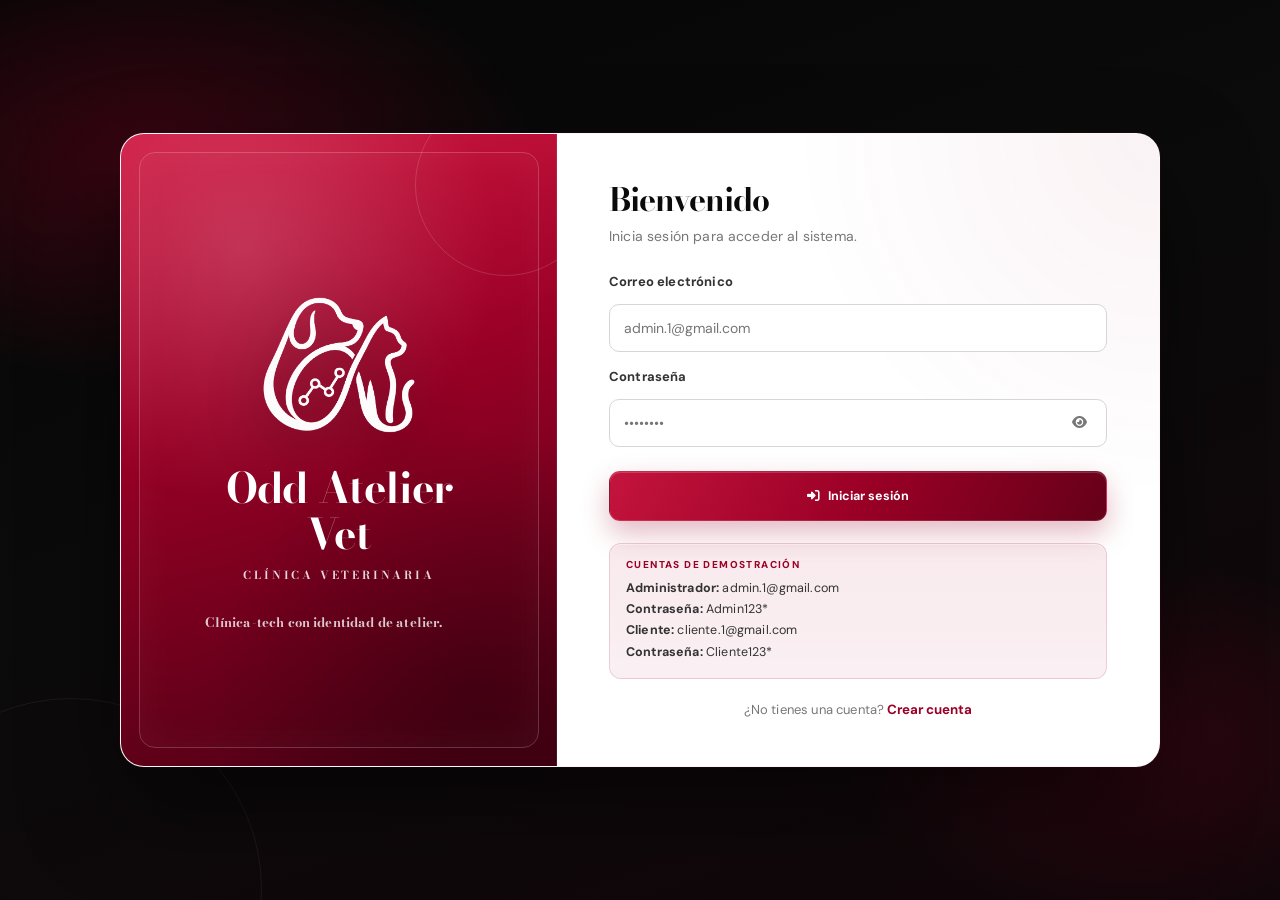
<file: static/odd/legado.html>
<!DOCTYPE html>
<html lang="es">

<head>

    <meta charset="UTF-8">

    <meta
        name="viewport"
        content="width=device-width, initial-scale=1.0"
    >

    <title>Odd Atelier Vet - Clínica Veterinaria</title>

    <link
        rel="preconnect"
        href="https://fonts.googleapis.com"
    >

    <link
        rel="preconnect"
        href="https://fonts.gstatic.com"
        crossorigin
    >

    <link
        href="https://fonts.googleapis.com/css2?family=Bodoni+Moda:opsz,wght@6..96,500;6..96,600;6..96,700&family=DM+Sans:ital,opsz,wght@0,9..40,400;0,9..40,500;0,9..40,600;0,9..40,700;1,9..40,400&display=swap"
        rel="stylesheet"
    >

    <link
        rel="stylesheet"
        href="./css/estilos.css"
    >

    <link
        rel="stylesheet"
        href="https://cdnjs.cloudflare.com/ajax/libs/font-awesome/6.5.2/css/all.min.css"
    >

    <style>

        /* =====================================================
           LOGIN — panel marca (logo blanco) + formulario
        ===================================================== */

        @keyframes loginRise {
            from { opacity: 0; transform: translateY(18px) scale(0.985); }
            to { opacity: 1; transform: translateY(0) scale(1); }
        }

        @keyframes logoFloat {
            from { opacity: 0; transform: translateY(10px); }
            to { opacity: 1; transform: translateY(0); }
        }

        #login-container.auth-container {
            min-height: 100vh;
            width: 100%;
            display: flex !important;
            align-items: center !important;
            justify-content: center !important;
            padding: 36px 24px;
            box-sizing: border-box;
            background:
                radial-gradient(ellipse 55% 45% at 12% 18%, rgba(155, 0, 38, 0.34), transparent 55%),
                radial-gradient(ellipse 45% 40% at 88% 82%, rgba(155, 0, 38, 0.22), transparent 50%),
                linear-gradient(160deg, #050505 0%, #0b0b0b 45%, #12060a 100%) !important;
            overflow: hidden;
        }

        #login-container.auth-container::before {
            content: "";
            position: absolute;
            inset: 0;
            pointer-events: none;
            opacity: 0.28;
            background-image:
                linear-gradient(rgba(255, 255, 255, 0.045) 1px, transparent 1px),
                linear-gradient(90deg, rgba(255, 255, 255, 0.045) 1px, transparent 1px);
            background-size: 56px 56px;
            mask-image: radial-gradient(ellipse at center, #000 20%, transparent 78%);
        }

        #login-container .auth-card {
            width: min(1040px, 100%);
            min-height: 620px;
            display: grid !important;
            grid-template-columns: minmax(280px, 42%) minmax(0, 58%);
            align-items: stretch;
            overflow: hidden;
            position: relative;
            z-index: 2;
            box-sizing: border-box;
            padding: 0 !important;
            border-radius: 24px;
            border: 1px solid rgba(255, 255, 255, 0.08);
            background: rgba(255, 255, 255, 0.97);
            box-shadow:
                0 40px 90px rgba(0, 0, 0, 0.5),
                0 0 0 1px rgba(155, 0, 38, 0.12);
            animation: loginRise 0.55s cubic-bezier(0.22, 1, 0.36, 1);
        }

        /* Panel izquierdo: maroon tecnológico + logo blanco */
        #login-container .auth-logo {
            width: 100%;
            height: 100%;
            min-height: 620px;
            box-sizing: border-box;
            display: flex !important;
            flex-direction: column !important;
            align-items: center !important;
            justify-content: center !important;
            text-align: center;
            padding: 48px 36px;
            margin: 0 !important;
            position: relative;
            z-index: 2;
            border-radius: 0 !important;
            background:
                radial-gradient(circle at 28% 18%, rgba(255, 255, 255, 0.16), transparent 42%),
                radial-gradient(circle at 80% 88%, rgba(0, 0, 0, 0.28), transparent 40%),
                linear-gradient(165deg, #d01842 0%, var(--ruby) 40%, #4a0014 100%) !important;
            color: #ffffff !important;
            box-shadow: inset -1px 0 0 rgba(255, 255, 255, 0.08) !important;
        }

        #login-container .auth-logo::before {
            content: "";
            position: absolute;
            inset: 18px;
            border: 1px solid rgba(255, 255, 255, 0.2);
            border-radius: 16px;
            pointer-events: none;
            box-shadow: inset 0 0 40px rgba(255, 255, 255, 0.04);
        }

        #login-container .auth-logo::after {
            content: "";
            position: absolute;
            width: 180px;
            height: 180px;
            right: -40px;
            top: -40px;
            border: 1px solid rgba(255, 255, 255, 0.14);
            border-radius: 50%;
            pointer-events: none;
        }

        #login-container .auth-logo-image {
            width: 176px !important;
            height: 176px !important;
            min-width: 176px !important;
            min-height: 176px !important;
            max-width: 176px !important;
            max-height: 176px !important;
            object-fit: contain !important;
            object-position: center !important;
            display: block !important;
            visibility: visible !important;
            opacity: 1 !important;
            margin: 0 auto 22px auto !important;
            padding: 0 !important;
            border: 0 !important;
            border-radius: 0 !important;
            background: transparent !important;
            box-sizing: border-box;
            filter: drop-shadow(0 12px 28px rgba(0, 0, 0, 0.35));
            position: relative;
            z-index: 1;
            animation: logoFloat 0.7s cubic-bezier(0.22, 1, 0.36, 1) 0.12s both;
        }

        #login-container .auth-logo h1 {
            display: block !important;
            width: 100% !important;
            max-width: 280px !important;
            margin: 0 0 10px 0 !important;
            padding: 0 !important;
            font-family: "Bodoni Moda", Georgia, serif !important;
            font-size: clamp(28px, 3.4vw, 42px) !important;
            font-weight: 700 !important;
            line-height: 1.08 !important;
            letter-spacing: -0.02em !important;
            color: #ffffff !important;
            word-break: normal !important;
            overflow-wrap: normal !important;
            white-space: normal !important;
            position: relative;
            z-index: 1;
            animation: logoFloat 0.7s cubic-bezier(0.22, 1, 0.36, 1) 0.2s both;
        }

        #login-container .auth-logo span {
            display: block !important;
            width: 100%;
            max-width: 260px;
            margin: 0 auto;
            font-size: 11px;
            font-weight: 700;
            letter-spacing: 2.8px;
            line-height: 1.5;
            text-transform: uppercase;
            color: rgba(255, 255, 255, 0.84) !important;
            position: relative;
            z-index: 1;
        }

        #login-container .auth-logo-tagline {
            display: block;
            margin-top: 28px;
            max-width: 250px;
            font-size: 13px;
            line-height: 1.55;
            color: rgba(255, 255, 255, 0.78);
            position: relative;
            z-index: 1;
        }

        #login-container #login-form-container,
        #login-container #registro-form-container {
            width: 100%;
            min-width: 0;
            box-sizing: border-box;
            padding: 48px 52px;
            align-self: center;
            background:
                radial-gradient(circle at 100% 0%, rgba(155, 0, 38, 0.05), transparent 42%),
                #ffffff;
        }

        #login-container .auth-header {
            width: 100%;
            margin-bottom: 26px;
        }

        #login-container .auth-header h2 {
            margin: 0 0 8px 0;
            font-family: "Bodoni Moda", Georgia, serif;
            font-size: 32px;
            line-height: 1.12;
            letter-spacing: -0.03em;
            color: var(--black);
        }

        #login-container .auth-header p {
            margin: 0;
            color: var(--gray-500);
            font-size: 14px;
            line-height: 1.5;
        }

        #login-container .form-group {
            width: 100%;
            box-sizing: border-box;
            margin-bottom: 16px;
        }

        #login-container .form-group label {
            display: block;
            margin-bottom: 7px;
            font-size: 13px;
            font-weight: 700;
            color: var(--gray-700);
        }

        #login-container .form-group input,
        #login-container .password-wrapper {
            width: 100%;
            box-sizing: border-box;
        }

        #login-container .form-group input {
            height: 48px;
            padding: 0 14px;
            border: 1px solid var(--gray-300);
            border-radius: 10px;
            font-size: 14px;
            outline: none;
            transition: border-color 0.2s ease, box-shadow 0.2s ease;
        }

        #login-container .form-group input:focus {
            border-color: rgba(155, 0, 38, 0.55);
            box-shadow:
                0 0 0 3px rgba(155, 0, 38, 0.1),
                0 0 22px rgba(155, 0, 38, 0.08);
        }

        #login-container .password-wrapper {
            position: relative;
            display: block;
        }

        #login-container .password-wrapper input {
            padding-right: 48px;
            width: 100%;
        }

        #login-container .password-toggle {
            position: absolute;
            top: 50%;
            right: 10px;
            transform: translateY(-50%);
            width: 34px;
            height: 34px;
            display: inline-flex;
            align-items: center;
            justify-content: center;
            border: none;
            border-radius: 8px;
            background: transparent;
            color: var(--gray-500);
            cursor: pointer;
            padding: 0;
        }

        #login-container .password-toggle:hover {
            color: var(--ruby);
            background: var(--ruby-soft);
        }

        #login-container .auth-submit {
            width: 100%;
            min-height: 50px;
            margin-top: 8px;
            border-radius: 11px;
            border: 1px solid rgba(255, 255, 255, 0.12);
            font-weight: 700;
            gap: 8px;
            display: inline-flex;
            align-items: center;
            justify-content: center;
            background: linear-gradient(120deg, var(--ruby-light), var(--ruby) 50%, var(--ruby-dark));
            box-shadow:
                0 12px 28px rgba(155, 0, 38, 0.28),
                inset 0 1px 0 rgba(255, 255, 255, 0.18);
            transition: transform 0.28s cubic-bezier(0.22, 1, 0.36, 1), box-shadow 0.28s ease, filter 0.28s ease;
        }

        #login-container .auth-submit:hover {
            transform: translateY(-2px);
            filter: brightness(1.04);
            box-shadow:
                0 16px 34px rgba(155, 0, 38, 0.34),
                0 0 0 1px rgba(155, 0, 38, 0.2);
        }

        #login-container .auth-demo {
            width: 100%;
            box-sizing: border-box;
            margin-top: 22px;
            padding: 14px 16px;
            border-radius: 12px;
            background: linear-gradient(180deg, rgba(248, 233, 237, 0.95), rgba(248, 233, 237, 0.7));
            border: 1px solid rgba(155, 0, 38, 0.14);
            box-shadow: inset 0 1px 0 rgba(255, 255, 255, 0.7);
        }

        #login-container .auth-demo small {
            display: block;
            margin-bottom: 8px;
            font-size: 10px;
            font-weight: 800;
            letter-spacing: 1.4px;
            color: var(--ruby);
        }

        #login-container .auth-demo p {
            margin: 3px 0;
            font-size: 12.5px;
            line-height: 1.45;
            color: var(--gray-700);
        }

        #login-container .auth-switch {
            width: 100%;
            box-sizing: border-box;
            margin-top: 22px;
            text-align: center;
            font-size: 13px;
            color: var(--gray-500);
        }

        #login-container #registro-form-container {
            max-height: 100%;
            overflow-y: auto;
        }

        #login-container .register-role {
            width: 100%;
            box-sizing: border-box;
        }

        /* =====================================================
           LOGO BLANCO - SIDEBAR
        ===================================================== */

        .sidebar .logo .sidebar-logo-image {
            width: 55px !important;
            height: 55px !important;
            min-width: 55px !important;
            min-height: 55px !important;
            max-width: 55px !important;
            max-height: 55px !important;

            object-fit: contain !important;
            object-position: center !important;

            display: block !important;
            visibility: visible !important;
            opacity: 1 !important;

            flex-shrink: 0;

            border: 0 !important;
            border-radius: 0 !important;

            background: transparent !important;

            box-sizing: border-box;
        }

        /* =====================================================
           RESPONSIVE
        ===================================================== */

        @media (max-width: 900px) {

            #login-container.auth-container {
                padding: 22px;
            }

            #login-container .auth-card {
                grid-template-columns: minmax(240px, 38%) minmax(0, 62%);
                min-height: 560px;
            }

            #login-container .auth-logo {
                min-height: 560px;
                padding: 36px 22px;
            }

            #login-container .auth-logo-image {
                width: 132px !important;
                height: 132px !important;
                min-width: 132px !important;
                min-height: 132px !important;
                max-width: 132px !important;
                max-height: 132px !important;
                margin-bottom: 18px !important;
            }

            #login-container .auth-logo h1 {
                font-size: 30px !important;
            }

            #login-container #login-form-container,
            #login-container #registro-form-container {
                padding: 36px 30px;
            }

        }

        @media (max-width: 700px) {

            #login-container.auth-container {
                padding: 16px;
                min-height: 100vh;
            }

            #login-container .auth-card {
                display: flex !important;
                flex-direction: column !important;
                width: 100%;
                min-height: auto;
                max-height: none;
            }

            #login-container .auth-logo {
                min-height: 280px;
                height: auto;
                padding: 40px 24px 32px;
            }

            #login-container .auth-logo::before {
                inset: 12px;
            }

            #login-container .auth-logo-image {
                width: 120px !important;
                height: 120px !important;
                min-width: 120px !important;
                min-height: 120px !important;
                max-width: 120px !important;
                max-height: 120px !important;
                margin-bottom: 14px !important;
            }

            #login-container .auth-logo h1 {
                font-size: 28px !important;
            }

            #login-container .auth-logo-tagline {
                margin-top: 16px;
            }

            #login-container #login-form-container,
            #login-container #registro-form-container {
                padding: 28px 22px 32px;
            }

        }

        @media (max-width: 450px) {

            #login-container.auth-container {
                padding: 10px;
            }

            #login-container .auth-logo {
                min-height: 240px;
                padding: 28px 16px 22px;
            }

            #login-container .auth-logo-image {
                width: 100px !important;
                height: 100px !important;
                min-width: 100px !important;
                min-height: 100px !important;
                max-width: 100px !important;
                max-height: 100px !important;
                margin-bottom: 12px !important;
            }

            #login-container .auth-logo h1 {
                font-size: 24px !important;
            }

            #login-container #login-form-container,
            #login-container #registro-form-container {
                padding: 22px 16px 28px;
            }

        }

    </style>


<style>
  #login-container { display: none !important; }
  .sidebar { display: none !important; }
  #app-container, .main-content {
    display: block !important;
    margin-left: 0 !important;
    width: 100% !important;
  }
  body.sidebar-collapsed .main-content,
  body .main-content {
    margin-left: 0 !important;
    width: 100% !important;
  }
  .topbar { display: none !important; }
  .toggle-sidebar { display: none !important; }
</style>
<script>
document.addEventListener('DOMContentLoaded', function () {
  try {
    // Bypass login for embed: mark session so verificarSesion shows app
    var demo = {
      nombre: 'Integracion',
      correo: 'admin.1@gmail.com',
      rol: 'Administrador'
    };
    localStorage.setItem('vetcare_usuario_actual', JSON.stringify(demo));
  } catch (e) {}
  var params = new URLSearchParams(window.location.search);
  var section = params.get('section') || 'mascotas';
  // Wait for app init then show section (and never show citas SPA — MySQL owns it)
  setTimeout(function () {
    if (section === 'citas') section = 'mascotas';
    if (typeof mostrarSeccion === 'function') {
      mostrarSeccion(section);
    }
    var login = document.getElementById('login-container');
    var app = document.getElementById('app-container');
    var side = document.querySelector('.sidebar');
    if (login) login.style.display = 'none';
    if (app) { app.style.display = 'block'; app.classList.add('app-visible'); }
    if (side) side.style.display = 'none';
  }, 400);
});
</script>

</head>


<body>


<!-- =====================================================
     LOGIN
===================================================== -->

<div id="login-container" class="auth-container">

    <div class="auth-card">

        <div class="auth-logo">

            <!-- =================================================
                 LOGO BLANCO — panel maroon del login
            ================================================== -->

            <img
                src="./assets/logoblanco.png"
                alt="Odd Atelier Vet"
                class="auth-logo-image"
                onerror="console.error('ERROR: No se encontró ./assets/logoblanco.png');"
            >

            <div>

                <h1>Odd Atelier Vet</h1>

                <span>CLÍNICA VETERINARIA</span>

                <p class="auth-logo-tagline">
                    Clínica-tech con identidad de atelier.
                </p>

            </div>

        </div>


        <!-- =====================================================
             INICIAR SESIÓN
        ===================================================== -->

        <div id="login-form-container">

            <div class="auth-header">

                <h2>Bienvenido</h2>

                <p>
                    Inicia sesión para acceder al sistema.
                </p>

            </div>


            <form id="form-login">

                <div class="form-group">

                    <label for="login-correo">
                        Correo electrónico
                    </label>

                    <input
                        type="email"
                        id="login-correo"
                        placeholder="admin.1@gmail.com"
                        autocomplete="email"
                        required
                    >

                </div>


                <div class="form-group">

                    <label for="login-password">
                        Contraseña
                    </label>

                    <div class="password-wrapper">

                        <input
                            type="password"
                            id="login-password"
                            placeholder="••••••••"
                            autocomplete="current-password"
                            required
                        >

                        <button
                            type="button"
                            class="password-toggle"
                            onclick="alternarPassword('login-password', this)"
                        >

                            <i class="fa-solid fa-eye"></i>

                        </button>

                    </div>

                </div>


                <button
                    type="submit"
                    class="btn btn-primary auth-submit"
                >

                    <i class="fa-solid fa-right-to-bracket"></i>

                    Iniciar sesión

                </button>

            </form>


            <div class="auth-demo">

                <small>
                    CUENTAS DE DEMOSTRACIÓN
                </small>

                <p>
                    <strong>Administrador:</strong>
                    admin.1@gmail.com
                </p>

                <p>
                    <strong>Contraseña:</strong>
                    Admin123*
                </p>

                <p>
                    <strong>Cliente:</strong>
                    cliente.1@gmail.com
                </p>

                <p>
                    <strong>Contraseña:</strong>
                    Cliente123*
                </p>

            </div>


            <div class="auth-switch">

                <span>
                    ¿No tienes una cuenta?
                </span>

                <button
                    type="button"
                    onclick="mostrarRegistro()"
                >
                    Crear cuenta
                </button>

            </div>

        </div>


        <!-- =====================================================
             REGISTRO
        ===================================================== -->

        <div
            id="registro-form-container"
            style="display:none;"
        >

            <div class="auth-header">

                <h2>
                    Crear cuenta
                </h2>

                <p>
                    Regístrate como cliente de Odd Atelier Vet.
                </p>

            </div>


            <form id="form-registro">

                <div class="form-group">

                    <label for="registro-nombre">
                        Nombre completo
                    </label>

                    <input
                        type="text"
                        id="registro-nombre"
                        placeholder="Tu nombre completo"
                        required
                    >

                </div>


                <div class="form-group">

                    <label for="registro-correo">
                        Correo electrónico
                    </label>

                    <input
                        type="email"
                        id="registro-correo"
                        placeholder="correo@gmail.com"
                        autocomplete="email"
                        required
                    >

                </div>


                <div class="form-group">

                    <label for="registro-password">
                        Contraseña
                    </label>

                    <div class="password-wrapper">

                        <input
                            type="password"
                            id="registro-password"
                            placeholder="Mínimo 6 caracteres"
                            autocomplete="new-password"
                            required
                        >

                        <button
                            type="button"
                            class="password-toggle"
                            onclick="alternarPassword('registro-password', this)"
                        >

                            <i class="fa-solid fa-eye"></i>

                        </button>

                    </div>

                </div>


                <div class="form-group">

                    <label for="registro-confirmar-password">
                        Confirmar contraseña
                    </label>

                    <div class="password-wrapper">

                        <input
                            type="password"
                            id="registro-confirmar-password"
                            placeholder="Repite tu contraseña"
                            autocomplete="new-password"
                            required
                        >

                        <button
                            type="button"
                            class="password-toggle"
                            onclick="alternarPassword('registro-confirmar-password', this)"
                        >

                            <i class="fa-solid fa-eye"></i>

                        </button>

                    </div>

                </div>


                <div class="register-role">

                    <i class="fa-solid fa-user"></i>

                    <div>

                        <strong>
                            Tipo de cuenta
                        </strong>

                        <span>
                            Cliente
                        </span>

                    </div>

                </div>


                <button
                    type="submit"
                    class="btn btn-primary auth-submit"
                >

                    <i class="fa-solid fa-user-plus"></i>

                    Crear cuenta

                </button>

            </form>


            <div class="auth-switch">

                <span>
                    ¿Ya tienes una cuenta?
                </span>

                <button
                    type="button"
                    onclick="mostrarLogin()"
                >
                    Iniciar sesión
                </button>

            </div>

        </div>

    </div>

</div>



<!-- =====================================================
     SIDEBAR
===================================================== -->

<aside
    class="sidebar"
    style="display:none;"
>

    <div class="logo">

        <!-- =================================================
             LOGO BLANCO — carpeta assets/
        ================================================== -->

        <img
            src="./assets/logoblanco.png"
            alt="Odd Atelier Vet"
            class="sidebar-logo-image"
            onerror="console.error('ERROR: No se encontró ./assets/logoblanco.png');"
        >

        <div class="logo-text">

            <h2>
                Odd Atelier
            </h2>

            <span>
                Clínica Veterinaria
            </span>

        </div>

    </div>


    <nav>

        <ul>

            <li>

                <button
                    class="menu-item active"
                    data-section="inicio"
                    data-roles="Administrador,Cliente"
                >

                    <i class="fa-solid fa-house"></i>

                    <span>
                        Inicio
                    </span>

                </button>

            </li>


            <li>

                <button
                    class="menu-item"
                    data-section="citas"
                    data-roles="Administrador,Cliente"
                >

                    <i class="fa-regular fa-calendar"></i>

                    <span>
                        Citas
                    </span>

                </button>

            </li>


            <li>

                <button
                    class="menu-item"
                    data-section="mascotas"
                    data-roles="Administrador,Cliente"
                >

                    <i class="fa-solid fa-paw"></i>

                    <span>
                        Mascotas
                    </span>

                </button>

            </li>


            <li>

                <button
                    class="menu-item"
                    data-section="propietarios"
                    data-roles="Administrador,Cliente"
                >

                    <i class="fa-solid fa-users"></i>

                    <span>
                        Propietarios
                    </span>

                </button>

            </li>


            <li>

                <button
                    class="menu-item solo-admin"
                    data-section="veterinarios"
                    data-roles="Administrador"
                >

                    <i class="fa-solid fa-user-doctor"></i>

                    <span>
                        Veterinarios
                    </span>

                </button>

            </li>


            <li>

                <button
                    class="menu-item solo-admin"
                    data-section="medicamentos"
                    data-roles="Administrador"
                >

                    <i class="fa-solid fa-pills"></i>

                    <span>
                        Medicamentos
                    </span>

                </button>

            </li>


            <li>

                <button
                    class="menu-item solo-admin"
                    data-section="consultas"
                    data-roles="Administrador"
                >

                    <i class="fa-solid fa-file-medical"></i>

                    <span>
                        Consultas
                    </span>

                </button>

            </li>

        </ul>

    </nav>

</aside>



<!-- =====================================================
     CONTENIDO PRINCIPAL
===================================================== -->

<main
    id="app-container"
    class="main-content"
    style="display:none;"
>

    <div class="topbar">

        <div class="topbar-title">

            <h1 id="page-title">
                Dashboard
            </h1>

            <p id="page-description">
                Resumen general de Odd Atelier Vet
            </p>

        </div>


        <div class="user-profile">

            <div
                class="notification"
                title="Notificaciones"
                aria-label="Notificaciones"
            >

                <i class="fa-regular fa-bell"></i>

            </div>


            <div class="avatar" aria-hidden="true">

                <i class="fa-solid fa-user"></i>

            </div>


            <div class="user-info">

                <strong id="usuario-nombre">
                    Administrador
                </strong>

                <span id="usuario-rol">
                    Administrador
                </span>

            </div>


            <button
                type="button"
                class="logout-button"
                onclick="cerrarSesion()"
                title="Cerrar sesión"
            >

                <i class="fa-solid fa-right-from-bracket"></i>

                <span>
                    Cerrar sesión
                </span>

            </button>

        </div>

    </div>



    <!-- =====================================================
         INICIO
    ===================================================== -->

    <section
        id="inicio"
        class="section active-section"
    >

        <div class="welcome-card">

            <div class="welcome-content">

                <p class="welcome-kicker">
                    Panel principal
                </p>

                <h2>

                    Bienvenido a

                    <span>
                        Odd Atelier Vet
                    </span>

                </h2>


                <p>

                    Gestiona pacientes, propietarios,
                    citas y tratamientos desde un solo lugar.

                </p>

            </div>

        </div>


        <div class="stats-grid">

            <div class="stat-card">

                <div class="stat-icon" aria-hidden="true">
                    <i class="fa-regular fa-calendar"></i>
                </div>

                <div class="stat-info">
                    <span>Citas registradas</span>
                    <strong id="total-citas">0</strong>
                </div>

            </div>


            <div class="stat-card">

                <div class="stat-icon" aria-hidden="true">
                    <i class="fa-solid fa-paw"></i>
                </div>

                <div class="stat-info">
                    <span>Mascotas</span>
                    <strong id="total-mascotas">0</strong>
                </div>

            </div>


            <div class="stat-card">

                <div class="stat-icon" aria-hidden="true">
                    <i class="fa-solid fa-users"></i>
                </div>

                <div class="stat-info">
                    <span>Propietarios</span>
                    <strong id="total-propietarios">0</strong>
                </div>

            </div>


            <div class="stat-card solo-admin">

                <div class="stat-icon" aria-hidden="true">
                    <i class="fa-solid fa-pills"></i>
                </div>

                <div class="stat-info">
                    <span>Medicamentos</span>
                    <strong id="total-medicamentos">0</strong>
                </div>

            </div>

        </div>


        <div class="card">

            <div class="card-header">

                <div>

                    <h2>
                        Próximas citas
                    </h2>

                    <p>
                        Agenda de la clínica
                    </p>

                </div>


                <button
                    class="btn btn-primary"
                    onclick="mostrarSeccion('citas')"
                >

                    Ver todas

                    <i class="fa-solid fa-arrow-right"></i>

                </button>

            </div>


            <div class="table-container">

                <table>

                    <thead>

                        <tr>

                            <th>Mascota</th>
                            <th>Propietario</th>
                            <th>Fecha</th>
                            <th>Hora</th>
                            <th>Motivo</th>

                        </tr>

                    </thead>

                    <tbody id="dashboard-citas"></tbody>

                </table>

            </div>

        </div>

    </section>



    <!-- =====================================================
         CITAS
    ===================================================== -->

    <section
        id="citas"
        class="section"
    >

        <div class="card">

            <div class="card-header">

                <div>

                    <h2>
                        Gestión de citas
                    </h2>

                    <p>
                        Agenda veterinaria
                    </p>

                </div>


                <div class="actions">

                    <div class="search-box">

                        <i class="fa-solid fa-magnifying-glass"></i>

                        <input
                            type="text"
                            id="buscar-cita"
                            placeholder="Buscar cita..."
                        >

                    </div>


                    <button
                        class="btn btn-primary"
                        onclick="abrirModal('modal-cita')"
                    >

                        <i class="fa-solid fa-plus"></i>

                        Nueva cita

                    </button>

                </div>

            </div>


            <div class="table-container">

                <table>

                    <thead>

                        <tr>

                            <th>Mascota</th>
                            <th>Propietario</th>
                            <th>Veterinario</th>
                            <th>Fecha</th>
                            <th>Hora</th>
                            <th>Motivo</th>
                            <th>Acción</th>

                        </tr>

                    </thead>


                    <tbody id="tabla-citas"></tbody>

                </table>

            </div>

        </div>

    </section>



    <!-- =====================================================
         MASCOTAS
    ===================================================== -->

    <section
        id="mascotas"
        class="section"
    >

        <div class="card">

            <div class="card-header">

                <div>

                    <h2>
                        Mascotas
                    </h2>

                    <p>
                        Registro de pacientes
                    </p>

                </div>


                <div class="actions">

                    <div class="search-box">

                        <i class="fa-solid fa-magnifying-glass"></i>

                        <input
                            type="text"
                            id="buscar-mascota"
                            placeholder="Buscar mascota..."
                        >

                    </div>


                    <button
                        class="btn btn-primary"
                        onclick="abrirModal('modal-mascota')"
                    >

                        <i class="fa-solid fa-plus"></i>

                        Nueva mascota

                    </button>

                </div>

            </div>


            <div class="table-container">

                <table>

                    <thead>

                        <tr>

                            <th>Nombre</th>
                            <th>Especie</th>
                            <th>Raza</th>
                            <th>Edad</th>
                            <th>Propietario</th>
                            <th>Acción</th>

                        </tr>

                    </thead>


                    <tbody id="tabla-mascotas"></tbody>

                </table>

            </div>

        </div>

    </section>



    <!-- =====================================================
         PROPIETARIOS
    ===================================================== -->

    <section
        id="propietarios"
        class="section"
    >

        <div class="card">

            <div class="card-header">

                <div>

                    <h2>
                        Propietarios
                    </h2>

                    <p>
                        Información de propietarios
                    </p>

                </div>


                <button
                    class="btn btn-primary"
                    onclick="abrirModal('modal-propietario')"
                >

                    <i class="fa-solid fa-plus"></i>

                    Nuevo propietario

                </button>

            </div>


            <div class="table-container">

                <table>

                    <thead>

                        <tr>

                            <th>Nombre</th>
                            <th>Documento</th>
                            <th>Teléfono</th>
                            <th>Correo</th>
                            <th>Acción</th>

                        </tr>

                    </thead>


                    <tbody id="tabla-propietarios"></tbody>

                </table>

            </div>

        </div>

    </section>



    <!-- =====================================================
         VETERINARIOS
    ===================================================== -->

    <section
        id="veterinarios"
        class="section"
    >

        <div class="card">

            <div class="card-header">

                <div>

                    <h2>
                        Veterinarios
                    </h2>

                    <p>
                        Profesionales de Odd Atelier Vet
                    </p>

                </div>


                <button
                    class="btn btn-primary solo-admin"
                    onclick="abrirModal('modal-veterinario')"
                >

                    <i class="fa-solid fa-plus"></i>

                    Nuevo veterinario

                </button>

            </div>


            <div class="table-container">

                <table>

                    <thead>

                        <tr>

                            <th>Nombre</th>
                            <th>Especialidad</th>
                            <th>Teléfono</th>
                            <th>Correo</th>
                            <th>Acción</th>

                        </tr>

                    </thead>


                    <tbody id="tabla-veterinarios"></tbody>

                </table>

            </div>

        </div>

    </section>



    <!-- =====================================================
         MEDICAMENTOS
    ===================================================== -->

    <section
        id="medicamentos"
        class="section"
    >

        <div class="card">

            <div class="card-header">

                <div>

                    <h2>
                        Medicamentos
                    </h2>

                    <p>
                        Inventario de medicamentos
                    </p>

                </div>


                <button
                    class="btn btn-primary solo-admin"
                    onclick="abrirModal('modal-medicamento')"
                >

                    <i class="fa-solid fa-plus"></i>

                    Nuevo medicamento

                </button>

            </div>


            <div class="table-container">

                <table>

                    <thead>

                        <tr>

                            <th>Nombre</th>
                            <th>Principio activo</th>
                            <th>Presentación</th>
                            <th>Stock</th>
                            <th>Vencimiento</th>
                            <th>Acción</th>

                        </tr>

                    </thead>


                    <tbody id="tabla-medicamentos"></tbody>

                </table>

            </div>

        </div>

    </section>



    <!-- =====================================================
         CONSULTAS
    ===================================================== -->

    <section
        id="consultas"
        class="section"
    >

        <div class="card">

            <div class="card-header">

                <div>

                    <h2>
                        Consultas
                    </h2>

                    <p>
                        Historial médico veterinario
                    </p>

                </div>


                <button
                    class="btn btn-primary solo-admin"
                    onclick="abrirModal('modal-consulta')"
                >

                    <i class="fa-solid fa-plus"></i>

                    Nueva consulta

                </button>

            </div>


            <div class="table-container">

                <table>

                    <thead>

                        <tr>

                            <th>Mascota</th>
                            <th>Veterinario</th>
                            <th>Fecha</th>
                            <th>Diagnóstico</th>
                            <th>Tratamiento</th>
                            <th>Acción</th>

                        </tr>

                    </thead>


                    <tbody id="tabla-consultas"></tbody>

                </table>

            </div>

        </div>

    </section>

</main>



<!-- =====================================================
     MODAL CITA
===================================================== -->

<div
    id="modal-cita"
    class="modal"
>

    <div class="modal-content modal-content--atelier">

        <div class="modal-header">

            <h2>
                Nueva cita
            </h2>

            <button
                class="modal-close"
                onclick="cerrarModal('modal-cita')"
            >

                <i class="fa-solid fa-xmark"></i>

            </button>

        </div>


        <form id="form-cita">

            <div class="modal-body">

            <div class="form-row">

                <div class="form-group">

                    <label>
                        Mascota
                    </label>

                    <input
                        type="text"
                        id="cita-mascota"
                        required
                    >

                </div>


                <div class="form-group">

                    <label>
                        Propietario
                    </label>

                    <input
                        type="text"
                        id="cita-propietario"
                        required
                    >

                </div>

            </div>


            <div class="form-row">

                <div class="form-group">

                    <label>
                        Veterinario
                    </label>

                    <select
                        id="cita-veterinario"
                        required
                    >

                        <option value="">
                            Seleccionar veterinario
                        </option>

                        <option>
                            Laura Martínez
                        </option>

                        <option>
                            Andrés Ramírez
                        </option>

                        <option>
                            Sofía Torres
                        </option>

                    </select>

                </div>


                <div class="form-group">

                    <label>
                        Fecha
                    </label>

                    <input
                        type="date"
                        id="cita-fecha"
                        required
                    >

                </div>

            </div>


            <div class="form-row">

                <div class="form-group">

                    <label>
                        Hora
                    </label>

                    <input
                        type="time"
                        id="cita-hora"
                        required
                    >

                </div>


                <div class="form-group">

                    <label>
                        Motivo
                    </label>

                    <input
                        type="text"
                        id="cita-motivo"
                        placeholder="Consulta general"
                        required
                    >

                </div>

            </div>


            

            </div>

            <div class="modal-actions">

<button
                type="submit"
                class="btn btn-primary"
            >

                <i class="fa-solid fa-calendar-check"></i>

                Registrar cita

            </button>

            </div>



        </form>

    </div>

</div>



<!-- =====================================================
     MODAL MASCOTA
===================================================== -->

<div
    id="modal-mascota"
    class="modal"
>

    <div class="modal-content modal-content--atelier">

        <div class="modal-header">

            <h2>
                Nueva mascota
            </h2>

            <button
                class="modal-close"
                onclick="cerrarModal('modal-mascota')"
            >

                <i class="fa-solid fa-xmark"></i>

            </button>

        </div>


        <form id="form-mascota">

            <div class="modal-body">

            <div class="form-row">

                <div class="form-group">

                    <label>
                        Nombre
                    </label>

                    <input
                        type="text"
                        id="mascota-nombre"
                        required
                    >

                </div>


                <div class="form-group">

                    <label>
                        Especie
                    </label>

                    <select
                        id="mascota-especie"
                        required
                    >

                        <option value="">
                            Seleccionar
                        </option>

                        <option>
                            Perro
                        </option>

                        <option>
                            Gato
                        </option>

                        <option>
                            Ave
                        </option>

                        <option>
                            Conejo
                        </option>

                        <option>
                            Otro
                        </option>

                    </select>

                </div>

            </div>


            <div class="form-row">

                <div class="form-group">

                    <label>
                        Raza
                    </label>

                    <input
                        type="text"
                        id="mascota-raza"
                        required
                    >

                </div>


                <div class="form-group">

                    <label>
                        Edad
                    </label>

                    <input
                        type="text"
                        id="mascota-edad"
                        placeholder="Ej: 2 años"
                        required
                    >

                </div>

            </div>


            <div class="form-group">

                <label>
                    Propietario
                </label>

                <input
                    type="text"
                    id="mascota-propietario"
                    required
                >

            </div>


            

            </div>

            <div class="modal-actions">

<button
                type="submit"
                class="btn btn-primary"
            >

                <i class="fa-solid fa-paw"></i>

                Registrar mascota

            </button>

            </div>



        </form>

    </div>

</div>



<!-- =====================================================
     MODAL PROPIETARIO
===================================================== -->

<div
    id="modal-propietario"
    class="modal"
>

    <div class="modal-content modal-content--atelier">

        <div class="modal-header">

            <h2>
                Nuevo propietario
            </h2>

            <button
                class="modal-close"
                onclick="cerrarModal('modal-propietario')"
            >

                <i class="fa-solid fa-xmark"></i>

            </button>

        </div>


        <form id="form-propietario">

            <div class="modal-body">

            <div class="form-group">

                <label>
                    Nombre completo
                </label>

                <input
                    type="text"
                    id="propietario-nombre"
                    required
                >

            </div>


            <div class="form-row">

                <div class="form-group">

                    <label>
                        Documento
                    </label>

                    <input
                        type="text"
                        id="propietario-documento"
                        required
                    >

                </div>


                <div class="form-group">

                    <label>
                        Teléfono
                    </label>

                    <input
                        type="tel"
                        id="propietario-telefono"
                        required
                    >

                </div>

            </div>


            <div class="form-group">

                <label>
                    Correo
                </label>

                <input
                    type="email"
                    id="propietario-correo"
                    required
                >

            </div>


            

            </div>

            <div class="modal-actions">

<button
                type="submit"
                class="btn btn-primary"
            >

                <i class="fa-solid fa-user-plus"></i>

                Registrar propietario

            </button>

            </div>



        </form>

    </div>

</div>



<!-- =====================================================
     MODAL VETERINARIO
===================================================== -->

<div
    id="modal-veterinario"
    class="modal"
>

    <div class="modal-content modal-content--atelier">

        <div class="modal-header">

            <h2>
                Nuevo veterinario
            </h2>

            <button
                class="modal-close"
                onclick="cerrarModal('modal-veterinario')"
            >

                <i class="fa-solid fa-xmark"></i>

            </button>

        </div>


        <form id="form-veterinario">

            <div class="modal-body">

            <div class="form-group">

                <label>
                    Nombre
                </label>

                <input
                    type="text"
                    id="veterinario-nombre"
                    required
                >

            </div>


            <div class="form-group">

                <label>
                    Especialidad
                </label>

                <select
                    id="veterinario-especialidad"
                    required
                >

                    <option value="">
                        Seleccionar especialidad
                    </option>

                    <option>
                        Medicina general
                    </option>

                    <option>
                        Dermatología
                    </option>

                    <option>
                        Cirugía veterinaria
                    </option>

                    <option>
                        Medicina interna
                    </option>

                </select>

            </div>


            <div class="form-row">

                <div class="form-group">

                    <label>
                        Teléfono
                    </label>

                    <input
                        type="tel"
                        id="veterinario-telefono"
                        required
                    >

                </div>


                <div class="form-group">

                    <label>
                        Correo
                    </label>

                    <input
                        type="email"
                        id="veterinario-correo"
                        required
                    >

                </div>

            </div>


            

            </div>

            <div class="modal-actions">

<button
                type="submit"
                class="btn btn-primary"
            >

                <i class="fa-solid fa-user-doctor"></i>

                Registrar veterinario

            </button>

            </div>



        </form>

    </div>

</div>



<!-- =====================================================
     MODAL MEDICAMENTO
===================================================== -->

<div
    id="modal-medicamento"
    class="modal"
>

    <div class="modal-content modal-content--atelier">

        <div class="modal-header">

            <h2>
                Nuevo medicamento
            </h2>

            <button
                class="modal-close"
                onclick="cerrarModal('modal-medicamento')"
            >

                <i class="fa-solid fa-xmark"></i>

            </button>

        </div>


        <form id="form-medicamento">

            <div class="modal-body">

            <div class="form-group">

                <label>
                    Nombre
                </label>

                <input
                    type="text"
                    id="medicamento-nombre"
                    required
                >

            </div>


            <div class="form-group">

                <label>
                    Principio activo
                </label>

                <input
                    type="text"
                    id="medicamento-principio"
                    required
                >

            </div>


            <div class="form-row">

                <div class="form-group">

                    <label>
                        Presentación
                    </label>

                    <input
                        type="text"
                        id="medicamento-presentacion"
                        placeholder="Ej: Tabletas 500 mg"
                        required
                    >

                </div>


                <div class="form-group">

                    <label>
                        Stock
                    </label>

                    <input
                        type="number"
                        id="medicamento-stock"
                        min="0"
                        required
                    >

                </div>

            </div>


            <div class="form-group">

                <label>
                    Fecha de vencimiento
                </label>

                <input
                    type="date"
                    id="medicamento-vencimiento"
                    required
                >

            </div>


            

            </div>

            <div class="modal-actions">

<button
                type="submit"
                class="btn btn-primary"
            >

                <i class="fa-solid fa-pills"></i>

                Registrar medicamento

            </button>

            </div>



        </form>

    </div>

</div>



<!-- =====================================================
     MODAL CONSULTA
===================================================== -->

<div
    id="modal-consulta"
    class="modal"
>

    <div class="modal-content modal-content--atelier">

        <div class="modal-header">

            <h2>
                Nueva consulta
            </h2>

            <button
                class="modal-close"
                onclick="cerrarModal('modal-consulta')"
            >

                <i class="fa-solid fa-xmark"></i>

            </button>

        </div>


        <form id="form-consulta">

            <div class="modal-body">

            <div class="form-row">

                <div class="form-group">

                    <label>
                        Mascota
                    </label>

                    <input
                        type="text"
                        id="consulta-mascota"
                        required
                    >

                </div>


                <div class="form-group">

                    <label>
                        Veterinario
                    </label>

                    <input
                        type="text"
                        id="consulta-veterinario"
                        required
                    >

                </div>

            </div>


            <div class="form-group">

                <label>
                    Fecha
                </label>

                <input
                    type="date"
                    id="consulta-fecha"
                    required
                >

            </div>


            <div class="form-group">

                <label>
                    Diagnóstico
                </label>

                <textarea
                    id="consulta-diagnostico"
                    required
                ></textarea>

            </div>


            <div class="form-group">

                <label>
                    Tratamiento
                </label>

                <textarea
                    id="consulta-tratamiento"
                    required
                ></textarea>

            </div>


            

            </div>

            <div class="modal-actions">

<button
                type="submit"
                class="btn btn-primary"
            >

                <i class="fa-solid fa-file-medical"></i>

                Registrar consulta

            </button>

            </div>



        </form>

    </div>

</div>



<!-- =====================================================
     SCRIPTS POR MÓDULO (orden: núcleo → dominio → UI → arranque)
===================================================== -->

<script src="./js/core/storage.js"></script>
<script src="./js/modules/autenticacion.js"></script>
<script src="./js/modules/veterinarios.js"></script>
<script src="./js/modules/navegacion.js"></script>
<script src="./js/modules/dashboard.js"></script>
<script src="./js/modules/citas.js"></script>
<script src="./js/modules/mascotas.js"></script>
<script src="./js/modules/propietarios.js"></script>
<script src="./js/modules/medicamentos.js"></script>
<script src="./js/modules/consultas.js"></script>
<script src="./js/modules/ui.js"></script>
<script src="./js/app.js"></script>

</body>

</html>
</file>
<file: static/odd/css/estilos.css>
/* =========================================================
   ODD ATELIER VET - ESTILOS.CSS
   ========================================================= */


/* =========================================================
   1. VARIABLES
   ========================================================= */

:root {
    --ruby: #9b0026;
    --ruby-dark: #650019;
    --ruby-light: #c4143d;
    --ruby-soft: #f8e9ed;

    --black: #0b0b0b;
    --black-soft: #151515;

    --white: #ffffff;
    --cream: #faf9f7;

    --gray-100: #f5f5f5;
    --gray-200: #e9e9e9;
    --gray-300: #d6d6d6;
    --gray-400: #aaaaaa;
    --gray-500: #777777;
    --gray-600: #555555;
    --gray-700: #333333;

    --success: #218739;
    --success-soft: #e7f5ea;

    --warning: #b77900;
    --warning-soft: #fff4d6;

    --danger: #c62828;
    --danger-soft: #fdeaea;

    --info: #2468a8;
    --info-soft: #e7f1fb;

    --shadow-sm: 0 3px 12px rgba(0, 0, 0, 0.06);
    --shadow-md: 0 8px 25px rgba(0, 0, 0, 0.09);
    --shadow-lg: 0 15px 45px rgba(0, 0, 0, 0.14);

    --radius-sm: 8px;
    --radius-md: 14px;
    --radius-lg: 20px;

    --transition: all 0.25s ease;

    /* NUEVO: ancho del menú */
    --sidebar-width: 260px;
    --sidebar-collapsed-width: 78px;
}


/* =========================================================
   2. RESET
   ========================================================= */

* {
    margin: 0;
    padding: 0;
    box-sizing: border-box;
}

html {
    scroll-behavior: smooth;
}

body {
    font-family: "DM Sans", Arial, sans-serif;
    background: var(--cream);
    color: var(--black);
    min-height: 100vh;
}

button,
input,
select,
textarea {
    font-family: inherit;
}

button {
    cursor: pointer;
}

a {
    color: inherit;
    text-decoration: none;
}

ul {
    list-style: none;
}


/* =========================================================
   3. CONTENEDOR PRINCIPAL
   ========================================================= */

#app-container {
    min-height: 100vh;
    width: 100%;
}


/* =========================================================
   4. LOGIN / REGISTRO
   ========================================================= */

#login-container {
    position: fixed;
    inset: 0;
    z-index: 9999;

    display: flex;
    align-items: center;
    justify-content: center;

    min-height: 100vh;
    padding: 30px;

    background:
        radial-gradient(
            circle at 15% 20%,
            rgba(155, 0, 38, 0.22),
            transparent 32%
        ),
        radial-gradient(
            circle at 85% 80%,
            rgba(155, 0, 38, 0.18),
            transparent 35%
        ),
        var(--black);
}

#login-container::before {
    content: "";
    position: absolute;
    width: 520px;
    height: 520px;

    border: 1px solid rgba(255, 255, 255, 0.08);
    border-radius: 50%;

    top: -220px;
    right: -180px;
}

#login-container::after {
    content: "";
    position: absolute;
    width: 380px;
    height: 380px;

    border: 1px solid rgba(255, 255, 255, 0.06);
    border-radius: 50%;

    bottom: -180px;
    left: -120px;
}

.auth-shell {
    position: relative;
    z-index: 2;

    width: 100%;
    max-width: 470px;
}

.auth-card {
    width: 100%;

    padding: 42px;

    background: rgba(255, 255, 255, 0.98);

    border-radius: 24px;

    box-shadow:
        0 30px 80px rgba(0, 0, 0, 0.45);

    animation: authAppear 0.45s ease;
}

@keyframes authAppear {
    from {
        opacity: 0;
        transform: translateY(20px) scale(0.98);
    }

    to {
        opacity: 1;
        transform: translateY(0) scale(1);
    }
}

.auth-brand {
    display: flex;
    align-items: center;
    justify-content: center;
    gap: 13px;

    margin-bottom: 32px;
}

.auth-logo {
    width: 52px;
    height: 52px;

    display: flex;
    align-items: center;
    justify-content: center;

    background: var(--ruby);
    color: var(--white);

    border-radius: 14px;

    font-family: "Bodoni Moda", Georgia, serif;
    font-size: 18px;
    font-weight: 700;

    box-shadow: 0 8px 20px rgba(155, 0, 38, 0.25);
}

.auth-brand-text {
    display: flex;
    flex-direction: column;
}

.auth-brand-text strong {
    font-family: "Bodoni Moda", Georgia, serif;
    font-size: 23px;
    line-height: 1;
}

.auth-brand-text span {
    margin-top: 4px;

    color: var(--ruby);

    font-size: 11px;
    font-weight: 700;

    letter-spacing: 2px;
    text-transform: uppercase;
}

.auth-title {
    margin-bottom: 8px;

    text-align: center;

    font-family: "Bodoni Moda", Georgia, serif;
    font-size: 32px;
    line-height: 1.2;
}

.auth-subtitle {
    margin-bottom: 28px;

    color: var(--gray-500);

    text-align: center;
    font-size: 14px;
    line-height: 1.6;
}

.auth-form {
    display: flex;
    flex-direction: column;
    gap: 17px;
}

.auth-field {
    display: flex;
    flex-direction: column;
    gap: 7px;
}

.auth-field label {
    color: var(--gray-700);

    font-size: 13px;
    font-weight: 700;
}

.auth-input-group {
    position: relative;
}

.auth-input {
    width: 100%;
    height: 50px;

    padding: 0 15px;

    border: 1px solid var(--gray-300);
    border-radius: 10px;

    outline: none;

    background: var(--white);
    color: var(--black);

    font-size: 14px;

    transition: var(--transition);
}

.auth-input.password-input {
    padding-right: 48px;
}

.auth-input:focus {
    border-color: var(--ruby);

    box-shadow:
        0 0 0 3px rgba(155, 0, 38, 0.09);
}

.auth-input::placeholder {
    color: var(--gray-400);
}

.auth-password-toggle {
    position: absolute;

    top: 50%;
    right: 13px;

    transform: translateY(-50%);

    width: 30px;
    height: 30px;

    display: flex;
    align-items: center;
    justify-content: center;

    border: none;
    background: transparent;

    color: var(--gray-500);

    transition: var(--transition);
}

.auth-password-toggle:hover {
    color: var(--ruby);
}

.auth-submit {
    width: 100%;
    min-height: 50px;

    margin-top: 7px;

    border: none;
    border-radius: 10px;

    background: var(--ruby);
    color: var(--white);

    font-size: 14px;
    font-weight: 700;

    transition: var(--transition);
}

.auth-submit:hover {
    background: var(--ruby-dark);

    transform: translateY(-1px);

    box-shadow:
        0 8px 20px rgba(155, 0, 38, 0.25);
}

.auth-submit:active {
    transform: translateY(0);
}

.auth-switch {
    margin-top: 23px;

    color: var(--gray-500);

    text-align: center;
    font-size: 13px;
}

.auth-switch button {
    padding: 0;

    border: none;
    background: transparent;

    color: var(--ruby);

    font-weight: 700;
}

.auth-switch button:hover {
    text-decoration: underline;
}

.auth-footer {
    margin-top: 25px;
    padding-top: 20px;

    border-top: 1px solid var(--gray-200);

    color: var(--gray-400);

    text-align: center;
    font-size: 11px;
    line-height: 1.6;
}


/* =========================================================
   5. SIDEBAR
   ========================================================= */

.sidebar {
    position: fixed;

    top: 0;
    left: 0;
    bottom: 0;

    width: var(--sidebar-width);

    padding: 28px 18px;

    background: var(--black);
    color: var(--white);

    z-index: 1000;

    overflow-x: hidden;
    overflow-y: auto;

    transition:
        width 0.25s ease,
        transform 0.25s ease;
}


/* =========================================================
   5.1 BOTÓN DEL MENÚ
   ========================================================= */

.sidebar-toggle {
    position: absolute;

    top: 20px;
    right: 14px;

    width: 38px;
    height: 38px;

    display: flex;
    align-items: center;
    justify-content: center;

    border: 1px solid rgba(255, 255, 255, 0.12);
    border-radius: 9px;

    background: rgba(255, 255, 255, 0.06);
    color: var(--white);

    font-size: 15px;

    transition: var(--transition);

    z-index: 20;
}

.sidebar-toggle:hover {
    background: var(--ruby);
    border-color: var(--ruby);

    transform: scale(1.04);
}


/* =========================================================
   5.2 LOGO
   ========================================================= */

.logo {
    display: flex;
    align-items: center;

    gap: 12px;

    padding: 4px 8px 30px;

    padding-right: 48px;

    white-space: nowrap;

    transition: var(--transition);
}

.logo-mark {
    width: 44px;
    height: 44px;

    display: flex;
    align-items: center;
    justify-content: center;

    flex-shrink: 0;

    border-radius: 12px;

    background: var(--ruby);

    color: var(--white);

    font-family: "Bodoni Moda", Georgia, serif;
    font-size: 15px;
    font-weight: 700;
}

.logo-text {
    display: flex;
    flex-direction: column;

    opacity: 1;

    transition:
        opacity 0.18s ease,
        width 0.25s ease;
}

.logo-text h2 {
    font-family: "Bodoni Moda", Georgia, serif;

    font-size: 21px;
    font-weight: 600;

    line-height: 1;
}

.logo-text span {
    margin-top: 5px;

    color: #b5b5b5;

    font-size: 9px;
    font-weight: 600;

    letter-spacing: 2px;
    text-transform: uppercase;
}


/* =========================================================
   5.3 NAVEGACIÓN
   ========================================================= */

.sidebar-nav {
    display: flex;
    flex-direction: column;
    gap: 5px;
}

.menu-item {
    width: 100%;

    display: flex;
    align-items: center;

    gap: 13px;

    padding: 13px 14px;

    border: none;
    border-radius: 10px;

    background: transparent;
    color: #a9a9a9;

    text-align: left;

    font-size: 13px;
    font-weight: 500;

    white-space: nowrap;

    transition: var(--transition);
}

.menu-item i {
    width: 20px;

    flex-shrink: 0;

    text-align: center;

    font-size: 15px;
}

.menu-item span {
    opacity: 1;

    transition:
        opacity 0.15s ease,
        width 0.2s ease;
}

.menu-item:hover {
    background: rgba(255, 255, 255, 0.07);
    color: var(--white);
}

.menu-item.active {
    background: var(--ruby);
    color: var(--white);

    box-shadow:
        0 8px 18px rgba(155, 0, 38, 0.22);
}


/* =========================================================
   5.4 SIDEBAR CONTRAÍDO
   ========================================================= */

.sidebar.collapsed {
    width: var(--sidebar-collapsed-width);
    padding-left: 12px;
    padding-right: 12px;
}

.sidebar.collapsed .logo {
    justify-content: center;

    padding-left: 0;
    padding-right: 0;
}

.sidebar.collapsed .logo-text {
    width: 0;

    opacity: 0;

    overflow: hidden;
}

.sidebar.collapsed .sidebar-toggle {
    right: 50%;

    transform: translateX(50%);
}

.sidebar.collapsed .sidebar-toggle:hover {
    transform: translateX(50%) scale(1.04);
}

.sidebar.collapsed .menu-item {
    justify-content: center;

    gap: 0;

    padding-left: 10px;
    padding-right: 10px;
}

.sidebar.collapsed .menu-item span {
    width: 0;

    opacity: 0;

    overflow: hidden;
}

.sidebar.collapsed .menu-item i {
    width: 20px;
}


/* =========================================================
   5.5 TOOLTIP CUANDO ESTÁ CONTRAÍDO
   ========================================================= */

.sidebar.collapsed .menu-item {
    position: relative;
}

.sidebar.collapsed .menu-item::after {
    content: attr(data-tooltip);

    position: absolute;

    left: calc(100% + 10px);
    top: 50%;

    transform: translateY(-50%);

    padding: 7px 10px;

    border-radius: 7px;

    background: var(--black-soft);
    color: var(--white);

    font-size: 11px;
    white-space: nowrap;

    opacity: 0;
    pointer-events: none;

    box-shadow: var(--shadow-md);

    transition: opacity 0.15s ease;

    z-index: 2000;
}

.sidebar.collapsed .menu-item:hover::after {
    opacity: 1;
}


/* =========================================================
   6. CONTENIDO PRINCIPAL
   ========================================================= */

.main-content {
    min-height: 100vh;

    margin-left: var(--sidebar-width);

    padding: 32px 38px;

    background: var(--cream);

    transition:
        margin-left 0.25s ease;
}


/* Cuando el sidebar está contraído */

.sidebar.collapsed ~ .main-content {
    margin-left: var(--sidebar-collapsed-width);
}


/* =========================================================
   7. TOPBAR
   ========================================================= */

.topbar {
    display: flex;
    align-items: center;
    justify-content: space-between;

    gap: 25px;

    margin-bottom: 35px;
}

.topbar-title h1 {
    font-family: "Bodoni Moda", Georgia, serif;

    font-size: 31px;
    font-weight: 600;

    line-height: 1.2;
}

.topbar-title p {
    margin-top: 6px;

    color: var(--gray-500);

    font-size: 13px;
}

.user-profile {
    display: flex;
    align-items: center;

    gap: 11px;
}

.notification {
    width: 40px;
    height: 40px;

    display: flex;
    align-items: center;
    justify-content: center;

    margin-right: 5px;

    border: 1px solid var(--gray-200);
    border-radius: 50%;

    background: var(--white);

    color: var(--gray-600);

    font-size: 14px;

    box-shadow: var(--shadow-sm);
}

.avatar {
    width: 42px;
    height: 42px;

    display: flex;
    align-items: center;
    justify-content: center;

    border-radius: 50%;

    background: var(--ruby-soft);
    color: var(--ruby);

    font-size: 15px;
}

.user-info {
    display: flex;
    flex-direction: column;

    min-width: 100px;
}

.user-info strong {
    font-size: 13px;
    font-weight: 700;
}

.user-info span,
.user-info small {
    margin-top: 2px;

    color: var(--gray-500);

    font-size: 11px;
}

.logout-btn {
    height: 40px;

    display: inline-flex;
    align-items: center;
    justify-content: center;

    gap: 7px;

    padding: 0 13px;

    border: 1px solid var(--gray-200);
    border-radius: 9px;

    background: var(--white);
    color: var(--gray-600);

    font-size: 12px;
    font-weight: 600;

    transition: var(--transition);
}

.logout-btn:hover {
    border-color: var(--ruby);

    background: var(--ruby-soft);
    color: var(--ruby);
}


/* =========================================================
   8. SECCIONES
   ========================================================= */

.section {
    display: none;
}

.section.active-section {
    display: block;

    animation: sectionAppear 0.25s ease;
}

@keyframes sectionAppear {
    from {
        opacity: 0;
        transform: translateY(5px);
    }

    to {
        opacity: 1;
        transform: translateY(0);
    }
}


/* =========================================================
   9. WELCOME
   ========================================================= */

.welcome-card {
    position: relative;

    min-height: 210px;

    display: flex;
    align-items: center;

    padding: 35px 40px;

    margin-bottom: 25px;

    overflow: hidden;

    border-radius: var(--radius-lg);

    background:
        linear-gradient(
            120deg,
            var(--black) 0%,
            #1a1a1a 65%,
            var(--ruby-dark) 100%
        );

    color: var(--white);

    box-shadow: var(--shadow-md);
}

.welcome-card::before {
    content: "";

    position: absolute;

    width: 270px;
    height: 270px;

    right: -100px;
    top: -110px;

    border: 1px solid rgba(255, 255, 255, 0.1);

    border-radius: 50%;
}

.welcome-card::after {
    content: "";

    position: absolute;

    width: 180px;
    height: 180px;

    right: 40px;
    bottom: -110px;

    border: 1px solid rgba(255, 255, 255, 0.07);

    border-radius: 50%;
}

.welcome-content {
    position: relative;
    z-index: 2;
}

.welcome-card h2 {
    margin-bottom: 8px;

    font-family: "Bodoni Moda", Georgia, serif;

    font-size: 30px;
    font-weight: 500;
}

.welcome-card h2 span {
    color: #e34c70;
}

.welcome-card p {
    max-width: 580px;

    color: #bdbdbd;

    font-size: 13px;
    line-height: 1.7;
}


/* =========================================================
   10. ESTADÍSTICAS
   ========================================================= */

.stats-grid {
    display: grid;

    grid-template-columns:
        repeat(4, minmax(0, 1fr));

    gap: 18px;

    margin-bottom: 25px;
}

.stat-card {
    display: flex;
    align-items: center;

    gap: 15px;

    padding: 21px;

    border: 1px solid var(--gray-200);
    border-radius: var(--radius-md);

    background: var(--white);

    box-shadow: var(--shadow-sm);

    transition: var(--transition);
}

.stat-card:hover {
    transform: translateY(-2px);

    box-shadow: var(--shadow-md);
}

.stat-icon {
    width: 48px;
    height: 48px;

    display: flex;
    align-items: center;
    justify-content: center;

    flex-shrink: 0;

    border-radius: 12px;

    background: var(--ruby-soft);
    color: var(--ruby);

    font-size: 17px;
}

.stat-info {
    min-width: 0;
}

.stat-info span {
    display: block;

    margin-bottom: 4px;

    color: var(--gray-500);

    font-size: 11px;
}

.stat-info strong {
    font-family: "Bodoni Moda", Georgia, serif;

    font-size: 25px;
    font-weight: 600;
}


/* =========================================================
   11. CARDS
   ========================================================= */

.card {
    padding: 24px;

    border: 1px solid var(--gray-200);
    border-radius: var(--radius-md);

    background: var(--white);

    box-shadow: var(--shadow-sm);
}

.card-header {
    display: flex;
    align-items: center;
    justify-content: space-between;

    gap: 15px;

    margin-bottom: 20px;
}

.card-header h3 {
    font-family: "Bodoni Moda", Georgia, serif;

    font-size: 20px;
    font-weight: 600;
}

.card-header p {
    margin-top: 3px;

    color: var(--gray-500);

    font-size: 11px;
}


/* =========================================================
   12. ENCABEZADOS
   ========================================================= */

.section-header {
    display: flex;
    align-items: center;
    justify-content: space-between;

    gap: 20px;

    margin-bottom: 22px;
}

.section-header h2 {
    font-family: "Bodoni Moda", Georgia, serif;

    font-size: 26px;
    font-weight: 600;
}

.section-header p {
    margin-top: 5px;

    color: var(--gray-500);

    font-size: 12px;
}


/* =========================================================
   13. BOTONES
   ========================================================= */

.btn {
    min-height: 42px;

    display: inline-flex;
    align-items: center;
    justify-content: center;

    gap: 8px;

    padding: 0 17px;

    border: none;
    border-radius: 9px;

    font-size: 12px;
    font-weight: 700;

    transition: var(--transition);
}

.btn-primary {
    background: var(--ruby);
    color: var(--white);
}

.btn-primary:hover {
    background: var(--ruby-dark);

    transform: translateY(-1px);

    box-shadow:
        0 7px 17px rgba(155, 0, 38, 0.2);
}

.btn-secondary {
    border: 1px solid var(--gray-300);

    background: var(--white);
    color: var(--gray-700);
}

.btn-secondary:hover {
    border-color: var(--gray-400);

    background: var(--gray-100);
}

.btn-danger {
    background: var(--danger);
    color: var(--white);
}

.btn-danger:hover {
    background: #a91f1f;
}


/* =========================================================
   14. BÚSQUEDA
   ========================================================= */

.search-box {
    position: relative;

    width: 100%;
    max-width: 320px;

    margin-bottom: 17px;
}

.search-box i {
    position: absolute;

    left: 14px;
    top: 50%;

    transform: translateY(-50%);

    color: var(--gray-400);

    font-size: 13px;
}

.search-box input {
    width: 100%;
    height: 42px;

    padding: 0 14px 0 39px;

    border: 1px solid var(--gray-200);
    border-radius: 9px;

    outline: none;

    background: var(--white);

    color: var(--black);

    font-size: 12px;

    transition: var(--transition);
}

.search-box input:focus {
    border-color: var(--ruby);

    box-shadow:
        0 0 0 3px rgba(155, 0, 38, 0.07);
}


/* =========================================================
   15. TABLAS
   ========================================================= */

.table-container {
    width: 100%;

    overflow-x: auto;

    border: 1px solid var(--gray-200);
    border-radius: 12px;

    background: var(--white);
}

table {
    width: 100%;

    border-collapse: collapse;

    min-width: 650px;
}

thead {
    background: #f8f8f8;
}

th {
    padding: 14px 16px;

    border-bottom: 1px solid var(--gray-200);

    color: var(--gray-600);

    text-align: left;

    font-size: 10px;
    font-weight: 700;

    letter-spacing: 0.5px;

    text-transform: uppercase;
}

td {
    padding: 15px 16px;

    border-bottom: 1px solid var(--gray-100);

    color: var(--gray-700);

    font-size: 12px;
}

tbody tr {
    transition: var(--transition);
}

tbody tr:hover {
    background: #fcfafb;
}

tbody tr:last-child td {
    border-bottom: none;
}


/* =========================================================
   16. ACCIONES
   ========================================================= */

.acciones {
    display: flex;
    align-items: center;

    gap: 7px;
}

.btn-action {
    width: 32px;
    height: 32px;

    display: inline-flex;
    align-items: center;
    justify-content: center;

    border: none;
    border-radius: 7px;

    font-size: 11px;

    transition: var(--transition);
}

.btn-action.btn-danger {
    background: var(--danger-soft);
    color: var(--danger);
}

.btn-action.btn-danger:hover {
    background: var(--danger);
    color: var(--white);
}


/* =========================================================
   17. BADGES
   ========================================================= */

.badge {
    display: inline-flex;
    align-items: center;
    justify-content: center;

    min-height: 24px;

    padding: 4px 9px;

    border-radius: 20px;

    font-size: 10px;
    font-weight: 700;
}

.badge-primary {
    background: var(--ruby-soft);
    color: var(--ruby);
}

.badge-success {
    background: var(--success-soft);
    color: var(--success);
}

.badge-warning {
    background: var(--warning-soft);
    color: var(--warning);
}

.badge-danger {
    background: var(--danger-soft);
    color: var(--danger);
}

.badge-info {
    background: var(--info-soft);
    color: var(--info);
}


/* =========================================================
   18. FORMULARIOS
   ========================================================= */

.form-grid {
    display: grid;

    grid-template-columns:
        repeat(2, minmax(0, 1fr));

    gap: 18px;
}

.form-group {
    display: flex;
    flex-direction: column;

    gap: 7px;
}

.form-group.full {
    grid-column: 1 / -1;
}

.form-group label {
    color: var(--gray-700);

    font-size: 12px;
    font-weight: 700;
}

.form-control {
    width: 100%;

    min-height: 43px;

    padding: 10px 12px;

    border: 1px solid var(--gray-300);
    border-radius: 9px;

    outline: none;

    background: var(--white);
    color: var(--black);

    font-size: 12px;

    transition: var(--transition);
}

.form-control:focus {
    border-color: var(--ruby);

    box-shadow:
        0 0 0 3px rgba(155, 0, 38, 0.07);
}

textarea.form-control {
    min-height: 90px;

    resize: vertical;
}

.form-actions {
    display: flex;
    justify-content: flex-end;

    gap: 10px;

    grid-column: 1 / -1;

    margin-top: 5px;
}


/* =========================================================
   19. MODALES
   ========================================================= */

.modal {
    position: fixed;

    inset: 0;

    z-index: 5000;

    display: none;

    align-items: center;
    justify-content: center;

    padding: 25px;

    background: rgba(0, 0, 0, 0.62);

    backdrop-filter: blur(3px);
}

.modal-content {
    width: 100%;
    max-width: 650px;

    max-height: 90vh;

    overflow-y: auto;

    border-radius: 18px;

    background: var(--white);

    box-shadow: var(--shadow-lg);

    animation: modalAppear 0.25s ease;
}

@keyframes modalAppear {
    from {
        opacity: 0;
        transform: translateY(15px) scale(0.98);
    }

    to {
        opacity: 1;
        transform: translateY(0) scale(1);
    }
}

.modal-header {
    display: flex;
    align-items: center;
    justify-content: space-between;

    padding: 22px 25px;

    border-bottom: 1px solid var(--gray-200);
}

.modal-header h3 {
    font-family: "Bodoni Moda", Georgia, serif;

    font-size: 21px;
    font-weight: 600;
}

.modal-close {
    width: 34px;
    height: 34px;

    display: flex;
    align-items: center;
    justify-content: center;

    border: none;
    border-radius: 8px;

    background: var(--gray-100);
    color: var(--gray-600);

    transition: var(--transition);
}

.modal-close:hover {
    background: var(--ruby-soft);
    color: var(--ruby);
}

.modal-body {
    padding: 25px;
}


/* =========================================================
   20. ESTADO VACÍO
   ========================================================= */

.empty-state {
    padding: 45px 20px !important;

    color: var(--gray-400) !important;

    text-align: center !important;

    font-size: 12px !important;
}


/* =========================================================
   21. SCROLLBAR
   ========================================================= */

::-webkit-scrollbar {
    width: 7px;
    height: 7px;
}

::-webkit-scrollbar-track {
    background: transparent;
}

::-webkit-scrollbar-thumb {
    background: #c8c8c8;

    border-radius: 10px;
}

::-webkit-scrollbar-thumb:hover {
    background: #999;
}

.sidebar::-webkit-scrollbar-thumb {
    background: #383838;
}

.sidebar::-webkit-scrollbar-thumb:hover {
    background: #505050;
}


/* =========================================================
   22. RESPONSIVE - TABLET
   ========================================================= */

@media (max-width: 1100px) {

    .main-content {
        padding: 28px;
    }

    .stats-grid {
        grid-template-columns:
            repeat(2, minmax(0, 1fr));
    }

    .welcome-card {
        min-height: 190px;
    }
}


/* =========================================================
   23. RESPONSIVE - 900 PX
   ========================================================= */

@media (max-width: 900px) {

    :root {
        --sidebar-width: 215px;
    }

    .sidebar {
        width: var(--sidebar-width);
    }

    .main-content {
        margin-left: var(--sidebar-width);

        padding: 25px;
    }

    .sidebar.collapsed {
        width: var(--sidebar-collapsed-width);
    }

    .logo-text h2 {
        font-size: 18px;
    }

    .menu-item {
        padding: 12px 10px;

        font-size: 12px;
    }

    .topbar-title h1 {
        font-size: 27px;
    }

    .user-info {
        min-width: auto;
    }

    .notification {
        display: none;
    }

    .form-grid {
        grid-template-columns: 1fr;
    }

    .form-group.full {
        grid-column: auto;
    }

    .form-actions {
        grid-column: auto;
    }
}


/* =========================================================
   24. RESPONSIVE - 700 PX
   ========================================================= */

@media (max-width: 700px) {

    .sidebar {
        position: relative;

        width: 100%;
        height: auto;

        min-height: 0;

        padding: 15px;

        overflow: visible;
    }

    .sidebar.collapsed {
        width: 100%;

        min-height: 74px;
    }

    .sidebar-toggle {
        top: 18px;
        right: 15px;
    }

    .logo {
        padding: 5px 50px 18px 5px;
    }

    .sidebar.collapsed .logo {
        justify-content: flex-start;

        padding-left: 5px;
    }

    .sidebar.collapsed .logo-text {
        width: auto;

        opacity: 1;
    }

    .sidebar-nav {
        display: grid;

        grid-template-columns:
            repeat(2, minmax(0, 1fr));

        gap: 5px;
    }

    .sidebar.collapsed .sidebar-nav {
        display: none;
    }

    .menu-item {
        padding: 10px;

        justify-content: center;
    }

    .menu-item span {
        display: inline;

        width: auto;

        opacity: 1;
    }

    .sidebar.collapsed .menu-item span {
        width: auto;

        opacity: 1;
    }

    .sidebar.collapsed .menu-item::after {
        display: none;
    }

    .main-content,
    .sidebar.collapsed ~ .main-content {
        margin-left: 0;

        padding: 20px;
    }

    .topbar {
        align-items: flex-start;

        flex-direction: column;

        margin-bottom: 25px;
    }

    .user-profile {
        width: 100%;

        justify-content: flex-end;
    }

    .stats-grid {
        grid-template-columns: 1fr;
    }

    .welcome-card {
        padding: 28px;

        min-height: 170px;
    }

    .welcome-card h2 {
        font-size: 25px;
    }

    .section-header {
        align-items: flex-start;

        flex-direction: column;
    }

    .section-header .btn {
        width: 100%;
    }

    .search-box {
        max-width: none;
    }
}


/* =========================================================
   25. RESPONSIVE - 500 PX
   ========================================================= */

@media (max-width: 500px) {

    #login-container {
        padding: 15px;
    }

    .auth-card {
        padding: 28px;
    }

    .welcome-card h2 {
        font-size: 22px;
    }

    .logout-button span {
        display: none;
    }
}


/* =========================================================
   26. PULIDO INTERFAZ INTERNA (shell + módulos)
   ========================================================= */

body {
    background: #f3f1f2;
    letter-spacing: 0.01em;
}

.sidebar {
    padding: 26px 16px 28px;
    border-right: 1px solid rgba(255, 255, 255, 0.04);
    background:
        linear-gradient(180deg, #121212 0%, var(--black) 55%, #090909 100%);
}

.logo {
    gap: 14px;
    padding: 6px 10px 26px;
    padding-right: 10px;
    margin-bottom: 6px;
    border-bottom: 1px solid rgba(255, 255, 255, 0.08);
}

.sidebar .logo .sidebar-logo-image {
    width: 48px !important;
    height: 48px !important;
    min-width: 48px !important;
    min-height: 48px !important;
    max-width: 48px !important;
    max-height: 48px !important;
}

.logo-text h2 {
    font-size: 20px;
    letter-spacing: 0.02em;
}

.logo-text span {
    color: rgba(255, 255, 255, 0.55);
    font-size: 9px;
    letter-spacing: 1.8px;
}

.sidebar nav {
    margin-top: 18px;
}

.sidebar nav ul {
    display: flex;
    flex-direction: column;
    gap: 4px;
}

.menu-item {
    gap: 12px;
    padding: 12px 14px;
    border-radius: 11px;
    color: rgba(255, 255, 255, 0.62);
    font-size: 13.5px;
    font-weight: 500;
}

.menu-item i {
    width: 18px;
    font-size: 14px;
    opacity: 0.9;
}

.menu-item:hover {
    background: rgba(255, 255, 255, 0.08);
    color: #ffffff;
}

.menu-item.active {
    background: var(--ruby);
    color: #ffffff;
    box-shadow: 0 10px 22px rgba(155, 0, 38, 0.28);
}

.menu-item.active i {
    opacity: 1;
}

.main-content {
    padding: 28px 36px 40px;
    background: #f3f1f2;
}

.topbar {
    gap: 20px;
    margin-bottom: 28px;
    padding-bottom: 18px;
    border-bottom: 1px solid rgba(0, 0, 0, 0.06);
}

.topbar-title h1,
.topbar > div:first-child h1 {
    font-family: "Bodoni Moda", Georgia, serif;
    font-size: 30px;
    font-weight: 600;
    line-height: 1.15;
    color: var(--black);
}

.topbar-title p,
.topbar > div:first-child p {
    margin-top: 5px;
    color: var(--gray-500);
    font-size: 13px;
}

.user-profile {
    gap: 12px;
    padding: 8px 8px 8px 12px;
    border: 1px solid var(--gray-200);
    border-radius: 14px;
    background: var(--white);
    box-shadow: var(--shadow-sm);
}

.notification {
    width: 38px;
    height: 38px;
    margin-right: 0;
    border: 1px solid var(--gray-200);
    border-radius: 10px;
    background: var(--gray-100);
    color: var(--gray-600);
    cursor: default;
}

.avatar {
    width: 38px;
    height: 38px;
    border-radius: 10px;
    background: var(--ruby-soft);
    color: var(--ruby);
}

.user-info strong {
    font-size: 13px;
}

.user-info span {
    color: var(--gray-500);
    font-size: 11px;
}

.logout-button {
    display: inline-flex !important;
    align-items: center !important;
    justify-content: center !important;
    gap: 8px !important;
    min-height: 38px;
    padding: 0 14px !important;
    border: none !important;
    border-radius: 10px !important;
    background: var(--black) !important;
    color: var(--white) !important;
    font-size: 12px !important;
    font-weight: 650 !important;
    white-space: nowrap !important;
    transition: background 0.2s ease, transform 0.2s ease !important;
}

.logout-button:hover {
    background: var(--ruby) !important;
    transform: translateY(-1px);
}

.toggle-sidebar {
    width: 42px !important;
    height: 42px !important;
    min-width: 42px !important;
    border-radius: 11px !important;
    background: var(--black) !important;
    color: var(--white) !important;
    margin-right: 14px !important;
}

.toggle-sidebar:hover {
    background: var(--ruby) !important;
}

.welcome-card {
    min-height: 188px;
    padding: 36px 40px;
    margin-bottom: 22px;
    border-radius: 18px;
    background:
        radial-gradient(circle at 88% 18%, rgba(155, 0, 38, 0.45), transparent 42%),
        linear-gradient(125deg, #0d0d0d 0%, #171717 58%, var(--ruby-dark) 100%);
    box-shadow: 0 16px 36px rgba(0, 0, 0, 0.18);
}

.welcome-kicker {
    display: inline-block;
    margin-bottom: 10px !important;
    padding: 4px 10px;
    border-radius: 999px;
    background: rgba(255, 255, 255, 0.08);
    border: 1px solid rgba(255, 255, 255, 0.12);
    color: rgba(255, 255, 255, 0.78) !important;
    font-size: 11px !important;
    font-weight: 700;
    letter-spacing: 1.2px;
    text-transform: uppercase;
    max-width: none !important;
}

.welcome-card h2 {
    font-size: 32px;
    font-weight: 600;
    letter-spacing: -0.02em;
}

.welcome-card h2 span {
    color: #f0a0b2;
}

.welcome-card p {
    color: rgba(255, 255, 255, 0.72);
    font-size: 14px;
    line-height: 1.65;
}

.stats-grid {
    gap: 16px;
    margin-bottom: 22px;
}

.stat-card {
    gap: 16px;
    padding: 20px 18px;
    border: 1px solid rgba(0, 0, 0, 0.06);
    border-radius: 16px;
    background: var(--white);
    box-shadow: 0 8px 20px rgba(17, 17, 17, 0.04);
}

.stat-card:hover {
    border-color: rgba(155, 0, 38, 0.18);
    transform: translateY(-3px);
    box-shadow: 0 14px 28px rgba(17, 17, 17, 0.08);
}

.stat-icon {
    width: 46px;
    height: 46px;
    border-radius: 12px;
    background: var(--ruby-soft);
    color: var(--ruby);
    font-size: 16px;
}

.stat-info span {
    margin-bottom: 6px;
    font-size: 12px;
    font-weight: 600;
    color: var(--gray-500);
}

.stat-info strong {
    display: block;
    font-family: "Bodoni Moda", Georgia, serif;
    font-size: 28px;
    font-weight: 600;
    line-height: 1;
    color: var(--black);
}

.card {
    padding: 22px 22px 18px;
    border: 1px solid rgba(0, 0, 0, 0.06);
    border-radius: 16px;
    background: var(--white);
    box-shadow: 0 10px 24px rgba(17, 17, 17, 0.04);
}

.card-header {
    gap: 16px;
    margin-bottom: 18px;
    padding-bottom: 14px;
    border-bottom: 1px solid var(--gray-100);
}

.card-header h2,
.card-header h3 {
    font-family: "Bodoni Moda", Georgia, serif;
    font-size: 22px;
    font-weight: 600;
    color: var(--black);
}

.card-header p {
    margin-top: 4px;
    color: var(--gray-500);
    font-size: 12.5px;
}

.actions {
    display: flex;
    align-items: center;
    justify-content: flex-end;
    flex-wrap: wrap;
    gap: 10px;
}

.actions .search-box {
    margin-bottom: 0;
    max-width: 260px;
}

.btn {
    min-height: 42px;
    padding: 0 16px;
    border-radius: 10px;
    font-size: 12.5px;
    font-weight: 700;
}

.btn-primary {
    background: var(--ruby);
    box-shadow: 0 8px 18px rgba(155, 0, 38, 0.18);
}

.btn-primary:hover {
    background: var(--ruby-dark);
}

.search-box {
    max-width: 280px;
}

.search-box input {
    height: 42px;
    border-radius: 10px;
    border-color: var(--gray-200);
    background: #fafafa;
    font-size: 13px;
}

.search-box input:focus {
    background: var(--white);
}

.table-container {
    border: 1px solid var(--gray-200);
    border-radius: 14px;
    overflow: hidden;
}

thead {
    background: #f7f5f6;
}

th {
    padding: 13px 16px;
    color: var(--gray-500);
    font-size: 11px;
    letter-spacing: 0.7px;
}

td {
    padding: 14px 16px;
    font-size: 13px;
    color: var(--gray-700);
}

tbody tr:hover {
    background: #fbf7f8;
}

.btn-action {
    width: 34px;
    height: 34px;
    border-radius: 9px;
}

.modal {
    background: rgba(10, 10, 10, 0.68);
    backdrop-filter: blur(4px);
}

.modal-content {
    max-width: 680px;
    border-radius: 18px;
    border: 1px solid rgba(255, 255, 255, 0.06);
}

.modal-header {
    padding: 20px 24px;
    background: linear-gradient(180deg, #fff 0%, #fafafa 100%);
}

.modal-header h3 {
    font-size: 22px;
}

.modal-body {
    padding: 22px 24px 26px;
}

.form-control,
.modal-body input,
.modal-body select,
.modal-body textarea {
    border-radius: 10px;
}

.empty-state {
    padding: 52px 24px !important;
    color: var(--gray-500) !important;
    background: linear-gradient(180deg, #fcfcfc 0%, #f7f5f6 100%);
}

.empty-state-inner {
    display: flex;
    flex-direction: column;
    align-items: center;
    gap: 8px;
    max-width: 320px;
    margin: 0 auto;
}

.empty-state-inner i {
    width: 48px;
    height: 48px;
    display: inline-flex;
    align-items: center;
    justify-content: center;
    margin-bottom: 4px;
    border-radius: 14px;
    background: var(--ruby-soft);
    color: var(--ruby);
    font-size: 18px;
}

.empty-state-inner strong {
    display: block;
    color: var(--gray-700);
    font-size: 14px;
    font-weight: 700;
}

.empty-state-inner span {
    display: block;
    color: var(--gray-500);
    font-size: 12.5px;
    line-height: 1.5;
}

@media (max-width: 900px) {
    .main-content {
        padding: 22px;
    }

    .actions {
        width: 100%;
        justify-content: stretch;
    }

    .actions .search-box {
        flex: 1;
        max-width: none;
        min-width: 160px;
    }
}

@media (max-width: 700px) {
    .user-profile {
        width: 100%;
        justify-content: flex-start;
        flex-wrap: wrap;
    }

    .card-header {
        flex-direction: column;
        align-items: flex-start;
    }

    .actions {
        width: 100%;
    }

    .welcome-kicker {
        margin-bottom: 8px !important;
    }
}


/* =========================================================
   27. ELEGANTE / FUTURISTA — clinic-tech atelier
   ========================================================= */

:root {
    --surface: #f4f2f3;
    --surface-elevated: rgba(255, 255, 255, 0.86);
    --line: rgba(11, 11, 11, 0.08);
    --line-strong: rgba(155, 0, 38, 0.28);
    --glow-ruby: 0 0 0 1px rgba(155, 0, 38, 0.18), 0 0 28px rgba(155, 0, 38, 0.12);
    --ease-out: cubic-bezier(0.22, 1, 0.36, 1);
}

/* Atmosphere: subtle geometric grid on app chrome */
body {
    background:
        radial-gradient(ellipse 70% 45% at 100% -10%, rgba(155, 0, 38, 0.08), transparent 55%),
        radial-gradient(ellipse 50% 40% at -5% 100%, rgba(11, 11, 11, 0.05), transparent 50%),
        linear-gradient(180deg, #f7f5f6 0%, var(--surface) 100%);
    background-attachment: fixed;
}

.main-content {
    position: relative;
    background: transparent;
}

.main-content::before {
    content: "";
    position: fixed;
    inset: 0;
    left: var(--sidebar-width);
    pointer-events: none;
    z-index: 0;
    opacity: 0.35;
    background-image:
        linear-gradient(rgba(11, 11, 11, 0.035) 1px, transparent 1px),
        linear-gradient(90deg, rgba(11, 11, 11, 0.035) 1px, transparent 1px);
    background-size: 48px 48px;
    mask-image: radial-gradient(ellipse at center, #000 35%, transparent 85%);
}

.main-content > * {
    position: relative;
    z-index: 1;
}

/* Sidebar: sharper tech frame */
.sidebar {
    background:
        linear-gradient(185deg, #161616 0%, #0c0c0c 48%, #080808 100%);
    border-right: 1px solid rgba(255, 255, 255, 0.06);
    box-shadow: inset -1px 0 0 rgba(155, 0, 38, 0.15);
}

.logo {
    border-bottom-color: rgba(255, 255, 255, 0.1);
}

.logo-text h2 {
    letter-spacing: 0.04em;
}

.logo-text span {
    letter-spacing: 2.2px;
    color: rgba(255, 255, 255, 0.48);
}

.menu-item {
    position: relative;
    overflow: hidden;
    border: 1px solid transparent;
    border-radius: 12px;
    transition:
        background 0.28s var(--ease-out),
        color 0.28s var(--ease-out),
        border-color 0.28s var(--ease-out),
        transform 0.28s var(--ease-out),
        box-shadow 0.28s var(--ease-out);
}

.menu-item::before {
    content: "";
    position: absolute;
    left: 0;
    top: 18%;
    bottom: 18%;
    width: 2px;
    border-radius: 2px;
    background: transparent;
    transition: background 0.28s var(--ease-out), box-shadow 0.28s var(--ease-out);
}

.menu-item:hover {
    border-color: rgba(255, 255, 255, 0.06);
    transform: translateX(2px);
}

.menu-item.active {
    background: linear-gradient(105deg, var(--ruby) 0%, #7a001e 100%);
    border-color: rgba(255, 255, 255, 0.08);
    box-shadow:
        0 12px 28px rgba(155, 0, 38, 0.28),
        inset 0 1px 0 rgba(255, 255, 255, 0.12);
}

.menu-item.active::before {
    background: #ffffff;
    box-shadow: 0 0 12px rgba(255, 255, 255, 0.45);
}

/* Topbar glass */
.topbar {
    border-bottom: 1px solid var(--line);
    backdrop-filter: blur(8px);
}

.topbar-title h1 {
    letter-spacing: -0.03em;
}

.user-profile {
    border: 1px solid var(--line);
    background: var(--surface-elevated);
    backdrop-filter: blur(12px);
    box-shadow: 0 10px 30px rgba(11, 11, 11, 0.05);
}

.notification,
.avatar {
    border-radius: 11px;
}

.logout-button {
    position: relative;
    overflow: hidden;
    transition:
        background 0.28s var(--ease-out),
        transform 0.28s var(--ease-out),
        box-shadow 0.28s var(--ease-out) !important;
}

.logout-button:hover {
    box-shadow: var(--glow-ruby) !important;
}

/* Section enter motion */
@keyframes atelierRise {
    from {
        opacity: 0;
        transform: translateY(12px);
    }
    to {
        opacity: 1;
        transform: translateY(0);
    }
}

.section.active-section {
    animation: atelierRise 0.45s var(--ease-out);
}

/* Welcome: geometric futurist banner */
.welcome-card {
    overflow: hidden;
    border: 1px solid rgba(255, 255, 255, 0.08);
    background:
        radial-gradient(circle at 92% 12%, rgba(196, 20, 61, 0.35), transparent 36%),
        radial-gradient(circle at 8% 88%, rgba(255, 255, 255, 0.06), transparent 28%),
        linear-gradient(125deg, #0a0a0a 0%, #141414 52%, #4a0014 100%);
    box-shadow:
        0 22px 50px rgba(0, 0, 0, 0.22),
        inset 0 1px 0 rgba(255, 255, 255, 0.08);
}

.welcome-card::before {
    width: 320px;
    height: 320px;
    right: -90px;
    top: -140px;
    border-color: rgba(255, 255, 255, 0.12);
}

.welcome-card::after {
    width: 220px;
    height: 220px;
    right: 70px;
    bottom: -120px;
    border-color: rgba(155, 0, 38, 0.35);
}

.welcome-kicker {
    border-color: rgba(255, 255, 255, 0.16);
    background: rgba(255, 255, 255, 0.06);
    letter-spacing: 1.6px;
}

.welcome-card h2 span {
    color: #ffb3c4;
    text-shadow: 0 0 24px rgba(155, 0, 38, 0.35);
}

/* Cards / stats elevated glass */
.stat-card,
.card {
    border: 1px solid var(--line);
    background: var(--surface-elevated);
    backdrop-filter: blur(10px);
    box-shadow:
        0 14px 34px rgba(11, 11, 11, 0.05),
        inset 0 1px 0 rgba(255, 255, 255, 0.7);
    transition:
        transform 0.3s var(--ease-out),
        box-shadow 0.3s var(--ease-out),
        border-color 0.3s var(--ease-out);
}

.stat-card:hover {
    border-color: var(--line-strong);
    box-shadow:
        0 18px 40px rgba(11, 11, 11, 0.08),
        var(--glow-ruby);
}

.stat-icon {
    border: 1px solid rgba(155, 0, 38, 0.12);
    box-shadow: inset 0 1px 0 rgba(255, 255, 255, 0.7);
}

.stat-info strong {
    letter-spacing: -0.03em;
}

.card-header {
    border-bottom-color: var(--line);
}

/* Primary actions — micro motion */
.btn-primary {
    position: relative;
    overflow: hidden;
    isolation: isolate;
    border: 1px solid rgba(255, 255, 255, 0.1);
    background: linear-gradient(120deg, var(--ruby-light) 0%, var(--ruby) 48%, var(--ruby-dark) 100%);
    box-shadow:
        0 10px 24px rgba(155, 0, 38, 0.22),
        inset 0 1px 0 rgba(255, 255, 255, 0.18);
    transition:
        transform 0.28s var(--ease-out),
        box-shadow 0.28s var(--ease-out),
        filter 0.28s var(--ease-out);
}

.btn-primary::after {
    content: "";
    position: absolute;
    inset: 0;
    background: linear-gradient(110deg, transparent 20%, rgba(255, 255, 255, 0.18) 48%, transparent 72%);
    transform: translateX(-120%);
    transition: transform 0.55s var(--ease-out);
    z-index: -1;
}

.btn-primary:hover {
    transform: translateY(-2px);
    filter: brightness(1.04);
    box-shadow:
        0 14px 30px rgba(155, 0, 38, 0.28),
        0 0 0 1px rgba(155, 0, 38, 0.2);
}

.btn-primary:hover::after {
    transform: translateX(120%);
}

.search-box input {
    border: 1px solid var(--line);
    background: rgba(255, 255, 255, 0.72);
    backdrop-filter: blur(8px);
}

.search-box input:focus {
    border-color: rgba(155, 0, 38, 0.45);
    box-shadow: 0 0 0 3px rgba(155, 0, 38, 0.1), 0 0 20px rgba(155, 0, 38, 0.08);
}

.table-container {
    border: 1px solid var(--line);
    background: rgba(255, 255, 255, 0.7);
    backdrop-filter: blur(8px);
}

thead {
    background: linear-gradient(180deg, rgba(247, 245, 246, 0.95), rgba(243, 241, 242, 0.9));
}

th {
    letter-spacing: 1px;
}

tbody tr {
    transition: background 0.22s var(--ease-out);
}

.empty-state {
    background:
        radial-gradient(circle at 50% 0%, rgba(155, 0, 38, 0.06), transparent 55%),
        linear-gradient(180deg, rgba(252, 252, 252, 0.9), rgba(245, 243, 244, 0.95));
}

.empty-state-inner i {
    border: 1px solid rgba(155, 0, 38, 0.14);
    box-shadow: 0 8px 20px rgba(155, 0, 38, 0.1);
}

.modal {
    background: rgba(6, 6, 6, 0.72);
    backdrop-filter: blur(6px);
}

.modal-content {
    border: 1px solid rgba(255, 255, 255, 0.08);
    box-shadow:
        0 30px 80px rgba(0, 0, 0, 0.35),
        0 0 0 1px rgba(155, 0, 38, 0.08);
}

.modal-header {
    background: linear-gradient(180deg, #ffffff 0%, #f7f5f6 100%);
}

.toggle-sidebar {
    border: 1px solid rgba(255, 255, 255, 0.08) !important;
    box-shadow: 0 8px 20px rgba(0, 0, 0, 0.18) !important;
    transition: background 0.28s var(--ease-out), transform 0.28s var(--ease-out), box-shadow 0.28s var(--ease-out) !important;
}

.toggle-sidebar:hover {
    box-shadow: var(--glow-ruby) !important;
}

@media (prefers-reduced-motion: reduce) {
    .section.active-section,
    .menu-item,
    .btn-primary,
    .btn-primary::after,
    .stat-card,
    .logout-button {
        animation: none !important;
        transition: none !important;
    }
}


/* =========================================================
   28. MODALES / FORMULARIOS DE SUBMÓDULOS — atelier futurista
   ========================================================= */

.modal {
    padding: 28px 20px;
    background:
        radial-gradient(circle at 50% 10%, rgba(155, 0, 38, 0.18), transparent 42%),
        rgba(5, 5, 5, 0.78);
    backdrop-filter: blur(8px);
    -webkit-backdrop-filter: blur(8px);
}

.modal-content,
.modal-content--atelier {
    width: min(720px, 100%);
    max-width: 720px;
    max-height: min(92vh, 900px);
    border-radius: 20px;
    border: 1px solid rgba(255, 255, 255, 0.1);
    background:
        radial-gradient(circle at 100% 0%, rgba(155, 0, 38, 0.06), transparent 42%),
        #ffffff;
    box-shadow:
        0 34px 90px rgba(0, 0, 0, 0.42),
        0 0 0 1px rgba(155, 0, 38, 0.1),
        inset 0 1px 0 rgba(255, 255, 255, 0.8);
    overflow: hidden;
    display: flex;
    flex-direction: column;
}

.modal-header {
    position: relative;
    gap: 16px;
    padding: 22px 26px 18px;
    border-bottom: 1px solid rgba(11, 11, 11, 0.08);
    background:
        linear-gradient(180deg, #ffffff 0%, #f8f6f7 100%);
}

.modal-header::after {
    content: "";
    position: absolute;
    left: 26px;
    right: 26px;
    bottom: -1px;
    height: 2px;
    border-radius: 2px;
    background: linear-gradient(90deg, var(--ruby) 0%, rgba(155, 0, 38, 0.15) 55%, transparent 100%);
}

.modal-header h2,
.modal-header h3 {
    margin: 0;
    font-family: "Bodoni Moda", Georgia, serif;
    font-size: 26px;
    font-weight: 600;
    letter-spacing: -0.03em;
    color: var(--black);
    line-height: 1.15;
}

.modal-close {
    width: 38px;
    height: 38px;
    border-radius: 11px;
    border: 1px solid rgba(11, 11, 11, 0.08);
    background: rgba(255, 255, 255, 0.9);
    color: var(--gray-600);
    box-shadow: 0 6px 16px rgba(11, 11, 11, 0.05);
    transition:
        background 0.25s cubic-bezier(0.22, 1, 0.36, 1),
        color 0.25s ease,
        transform 0.25s ease,
        box-shadow 0.25s ease;
}

.modal-close:hover {
    background: var(--ruby-soft);
    color: var(--ruby);
    transform: translateY(-1px);
    box-shadow: 0 0 0 1px rgba(155, 0, 38, 0.16);
}

.modal-body {
    padding: 22px 26px 8px;
    overflow-y: auto;
}

.modal form {
    display: flex;
    flex-direction: column;
    min-height: 0;
}

.modal .form-row {
    display: grid;
    grid-template-columns: repeat(2, minmax(0, 1fr));
    gap: 16px 18px;
    margin-bottom: 16px;
}

.modal .form-group {
    display: flex;
    flex-direction: column;
    gap: 8px;
    margin-bottom: 16px;
    min-width: 0;
}

.modal .form-row .form-group {
    margin-bottom: 0;
}

.modal .form-group label {
    font-size: 12px;
    font-weight: 700;
    letter-spacing: 0.04em;
    text-transform: uppercase;
    color: var(--gray-600);
}

.modal .form-group input,
.modal .form-group select,
.modal .form-group textarea,
.modal .form-control {
    width: 100%;
    min-height: 46px;
    padding: 11px 14px;
    border: 1px solid rgba(11, 11, 11, 0.12);
    border-radius: 12px;
    outline: none;
    background: rgba(250, 249, 250, 0.95);
    color: var(--black);
    font-size: 14px;
    font-family: inherit;
    line-height: 1.35;
    transition:
        border-color 0.22s ease,
        box-shadow 0.22s ease,
        background 0.22s ease,
        transform 0.22s ease;
    appearance: none;
    -webkit-appearance: none;
}

.modal .form-group select {
    background-image:
        linear-gradient(45deg, transparent 50%, var(--gray-500) 50%),
        linear-gradient(135deg, var(--gray-500) 50%, transparent 50%),
        linear-gradient(to right, transparent, transparent);
    background-position:
        calc(100% - 18px) calc(50% - 2px),
        calc(100% - 12px) calc(50% - 2px),
        0 0;
    background-size: 6px 6px, 6px 6px, 100% 100%;
    background-repeat: no-repeat;
    padding-right: 40px;
    cursor: pointer;
}

.modal .form-group textarea {
    min-height: 96px;
    resize: vertical;
}

.modal .form-group input::placeholder,
.modal .form-group textarea::placeholder {
    color: var(--gray-400);
}

.modal .form-group input:hover,
.modal .form-group select:hover,
.modal .form-group textarea:hover {
    border-color: rgba(155, 0, 38, 0.28);
    background: #ffffff;
}

.modal .form-group input:focus,
.modal .form-group select:focus,
.modal .form-group textarea:focus,
.modal .form-control:focus {
    border-color: rgba(155, 0, 38, 0.55);
    background: #ffffff;
    box-shadow:
        0 0 0 3px rgba(155, 0, 38, 0.1),
        0 0 22px rgba(155, 0, 38, 0.08);
}

.modal .form-group input:invalid:not(:placeholder-shown):not(:focus),
.modal .form-group select:invalid:not(:focus) {
    border-color: rgba(198, 40, 40, 0.45);
}

.modal .form-group input:user-invalid,
.modal .form-group select:user-invalid,
.modal .form-group textarea:user-invalid {
    border-color: rgba(198, 40, 40, 0.55);
    box-shadow: 0 0 0 3px rgba(198, 40, 40, 0.08);
}

/* Native date/time icons remain, but field chrome matches */
.modal .form-group input[type="date"],
.modal .form-group input[type="time"],
.modal .form-group input[type="number"],
.modal .form-group input[type="email"],
.modal .form-group input[type="tel"] {
    color-scheme: light;
}

.modal-actions {
    display: flex;
    justify-content: flex-end;
    align-items: center;
    gap: 10px;
    padding: 16px 26px 24px;
    border-top: 1px solid rgba(11, 11, 11, 0.06);
    background: linear-gradient(180deg, rgba(255, 255, 255, 0.4), rgba(247, 245, 246, 0.95));
}

.modal-actions .btn {
    min-height: 46px;
    padding: 0 20px;
    border-radius: 12px;
    font-size: 13px;
}

.modal-actions .btn-primary {
    min-width: 180px;
}

/* Fallback if a modal still has submit outside modal-actions */
.modal form > .btn,
.modal form > button.btn {
    align-self: flex-end;
    margin: 8px 26px 24px;
    min-height: 46px;
    min-width: 180px;
    border-radius: 12px;
}

@media (max-width: 700px) {
    .modal {
        padding: 14px 10px;
        align-items: flex-end;
    }

    .modal-content,
    .modal-content--atelier {
        width: 100%;
        max-height: 92vh;
        border-radius: 18px 18px 12px 12px;
    }

    .modal .form-row {
        grid-template-columns: 1fr;
        gap: 14px;
    }

    .modal-header,
    .modal-body,
    .modal-actions {
        padding-left: 18px;
        padding-right: 18px;
    }

    .modal-actions {
        flex-direction: column-reverse;
    }

    .modal-actions .btn,
    .modal-actions .btn-primary {
        width: 100%;
        min-width: 0;
    }
}
</file>
